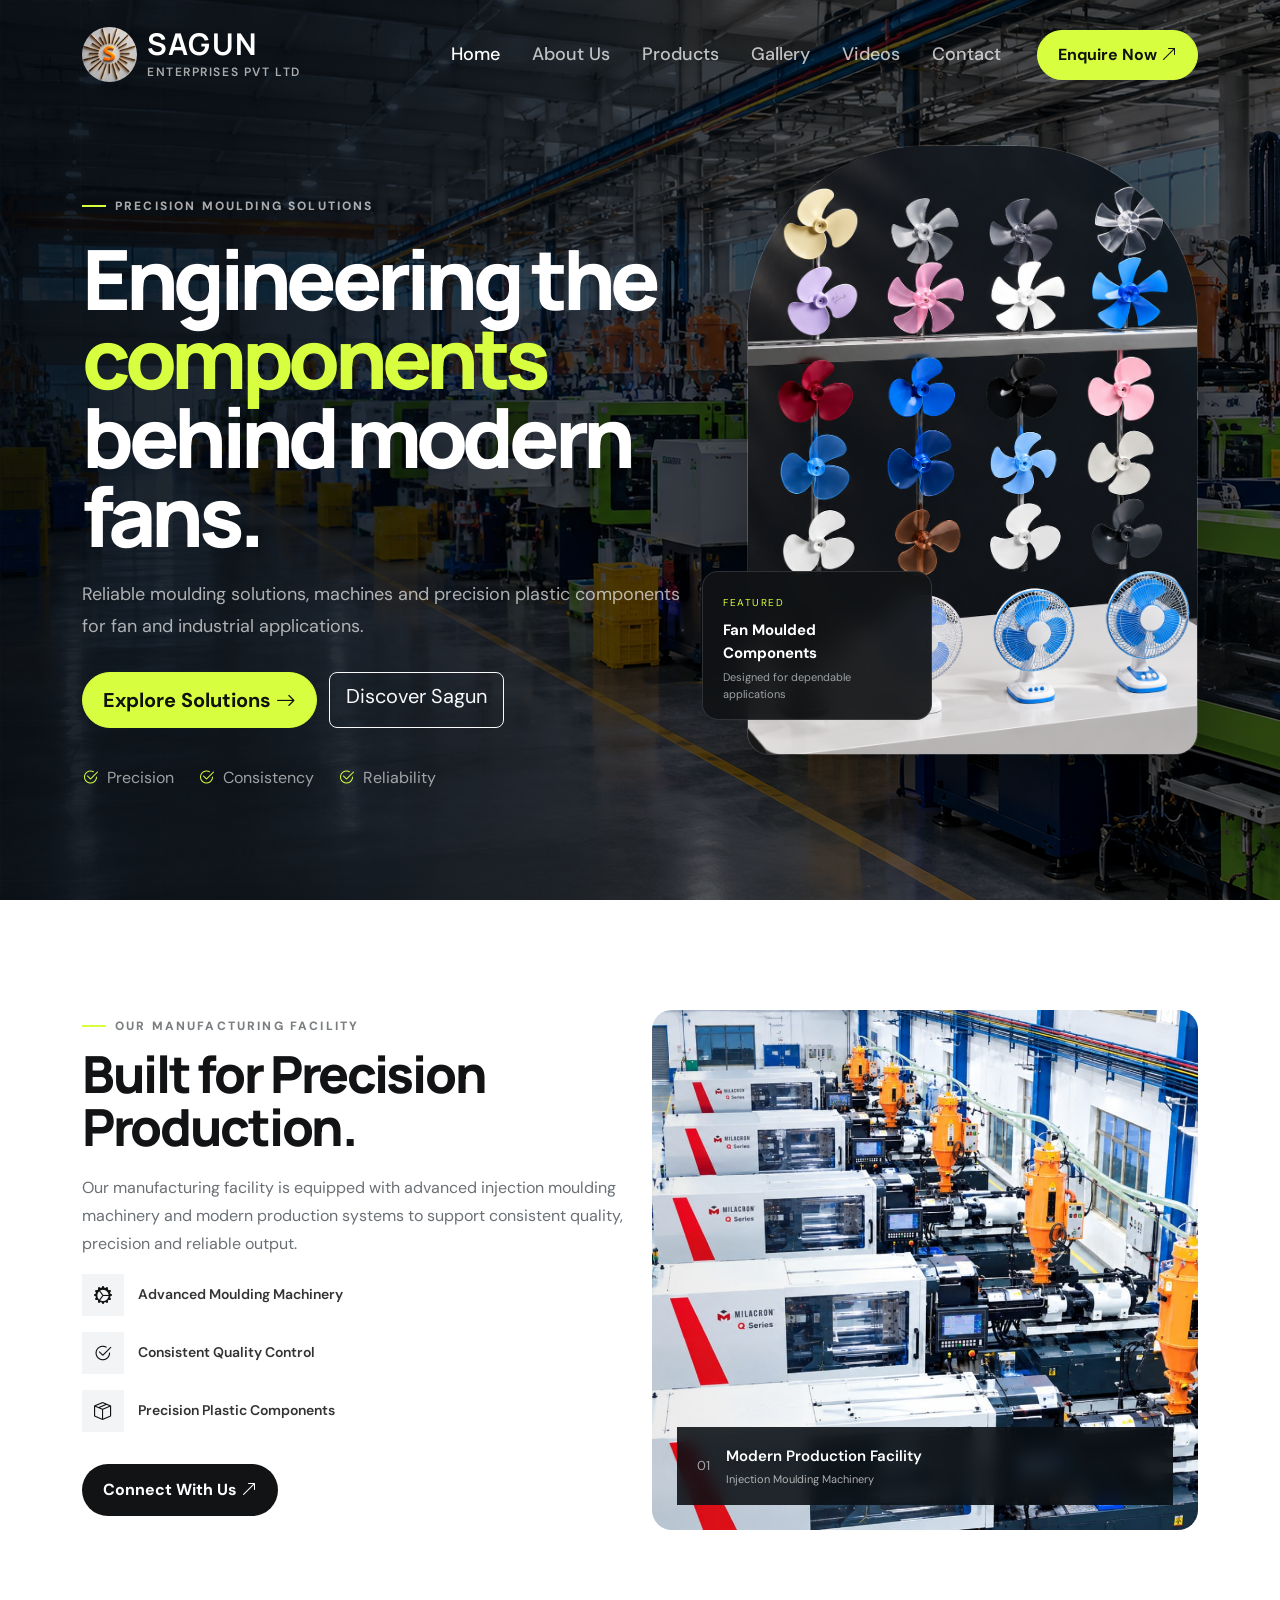
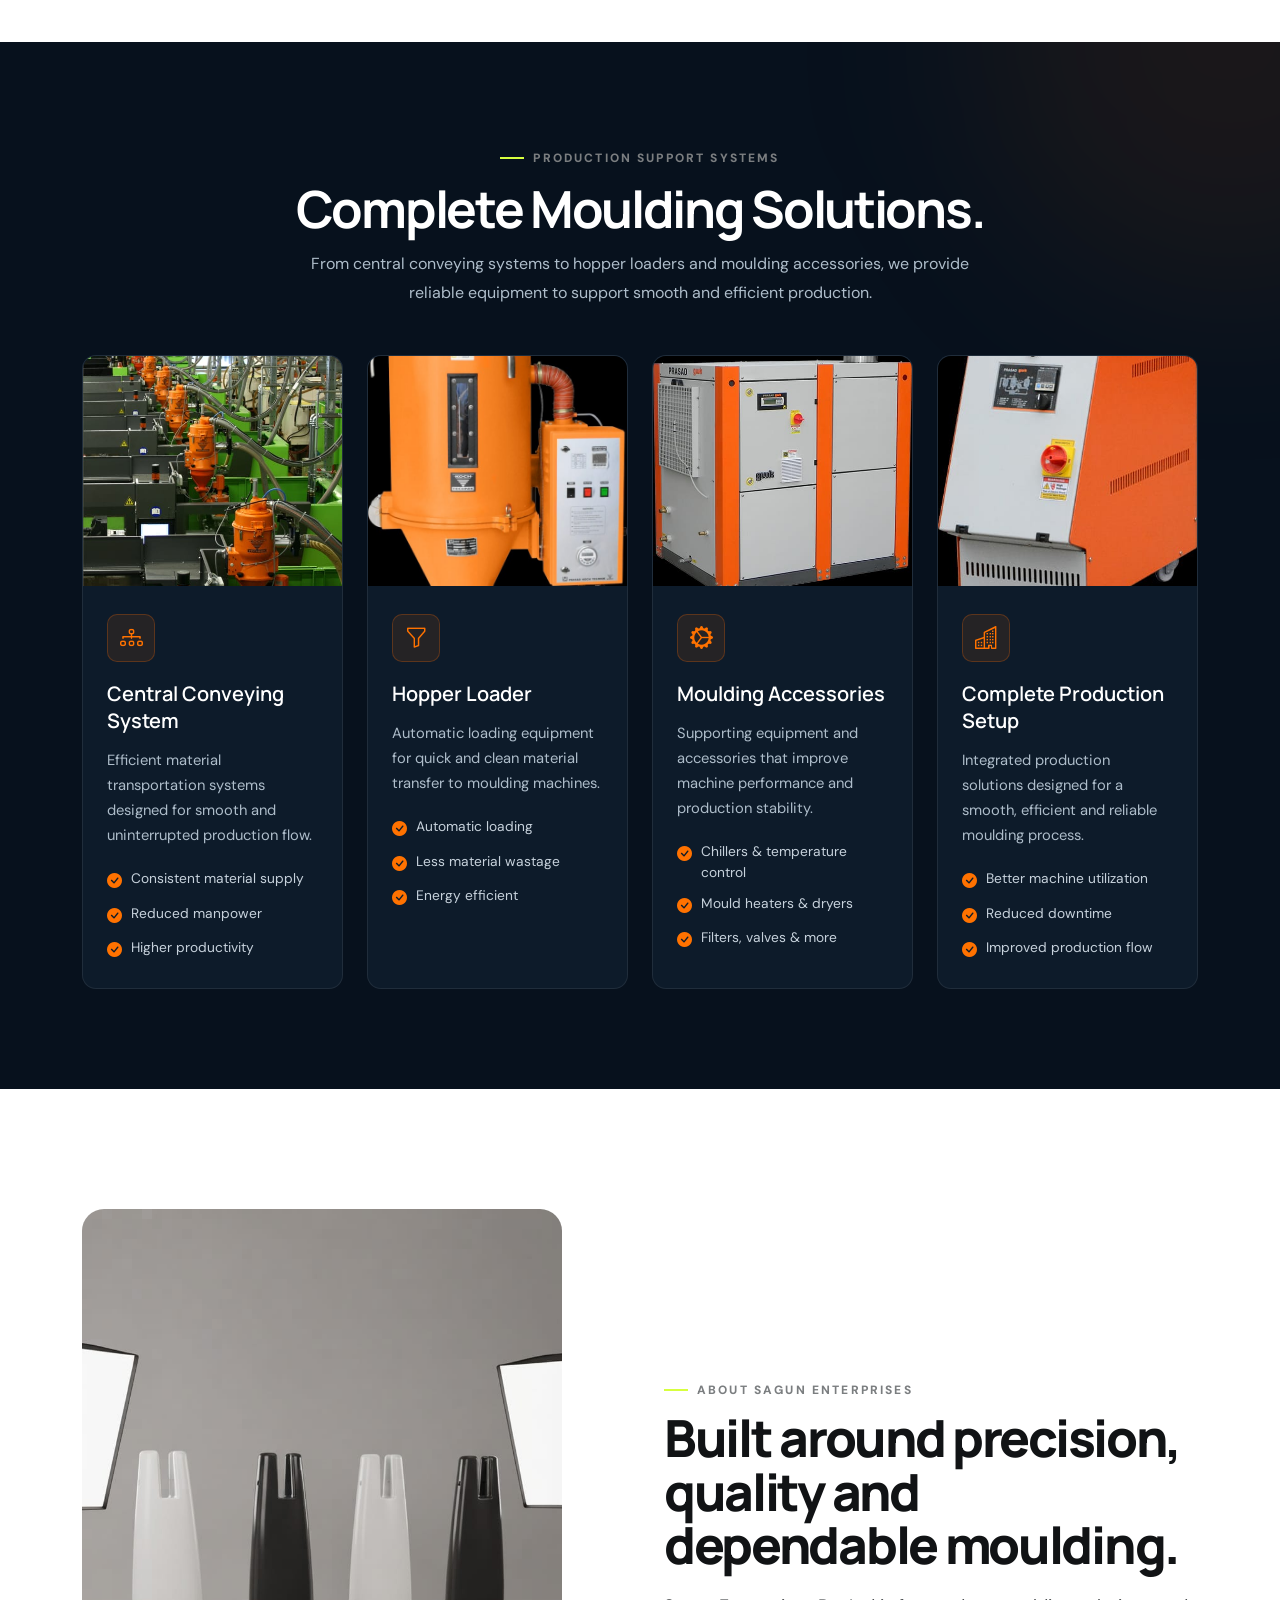
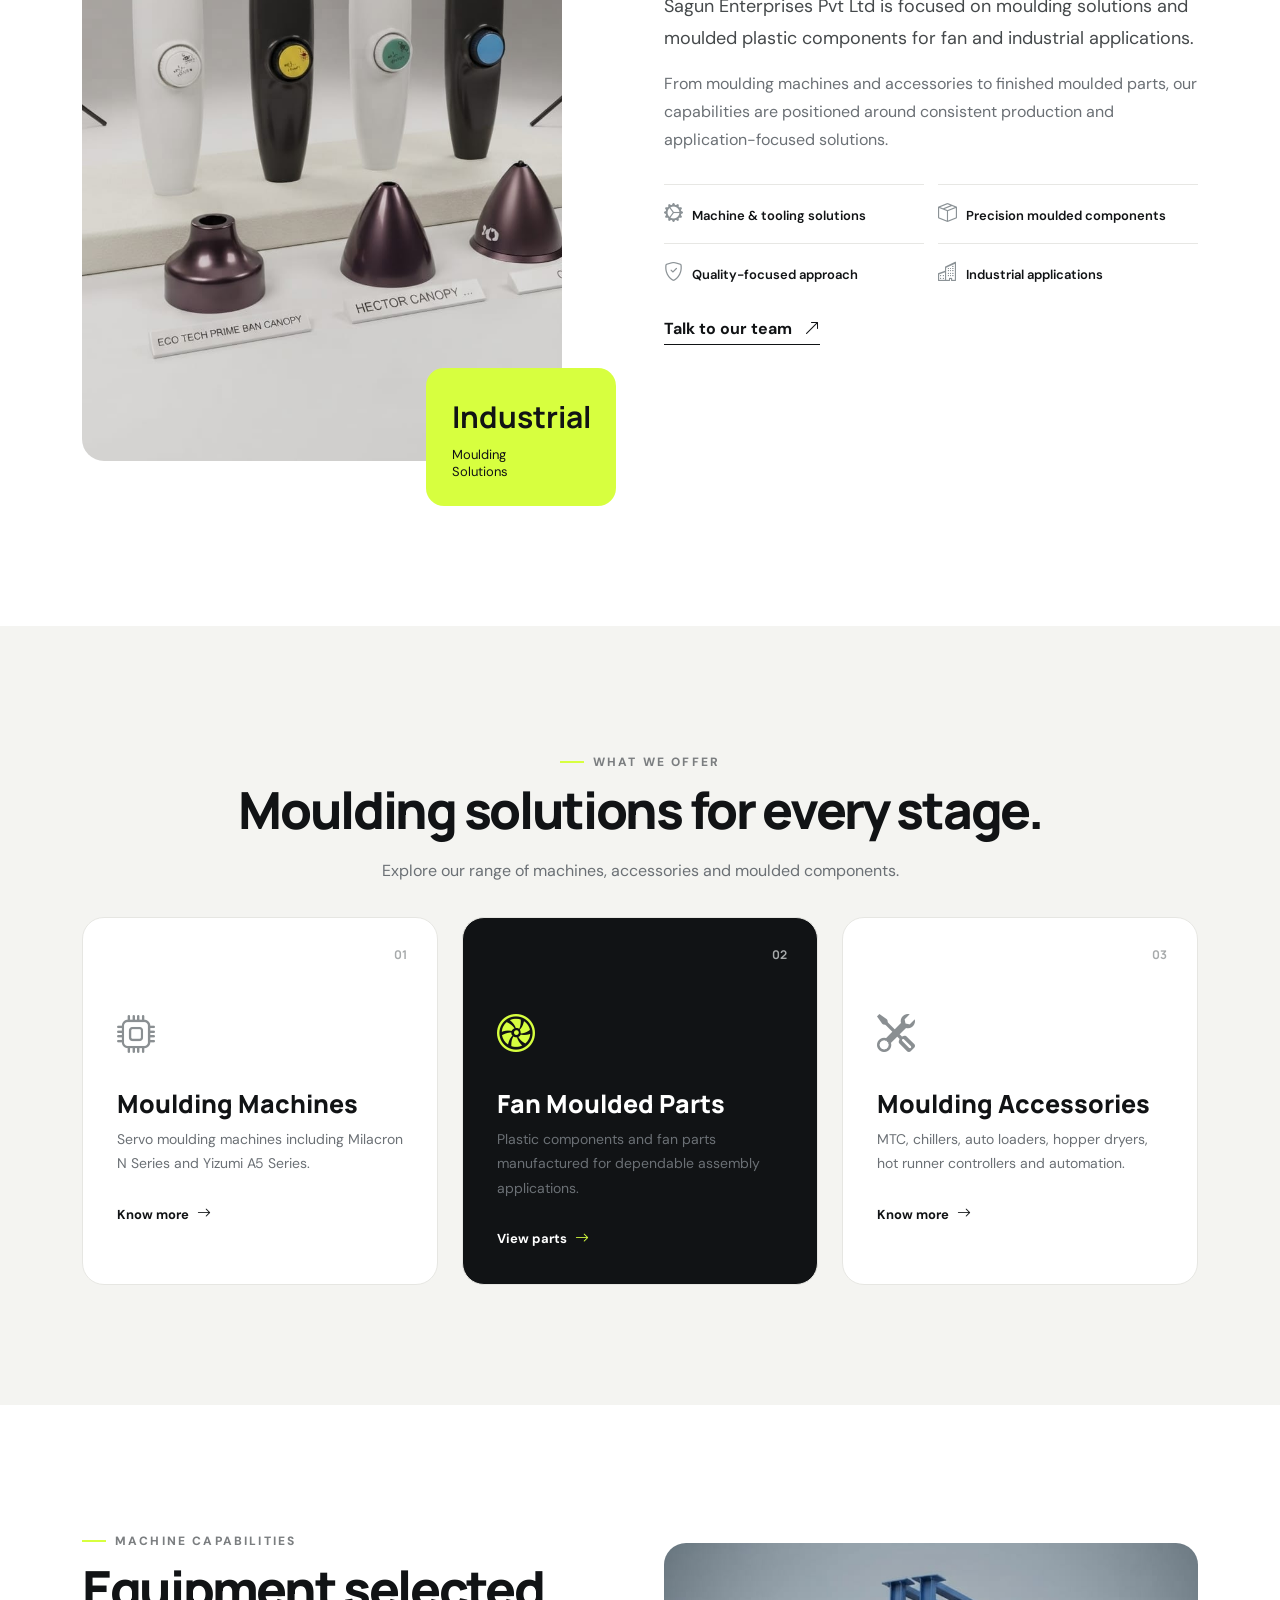
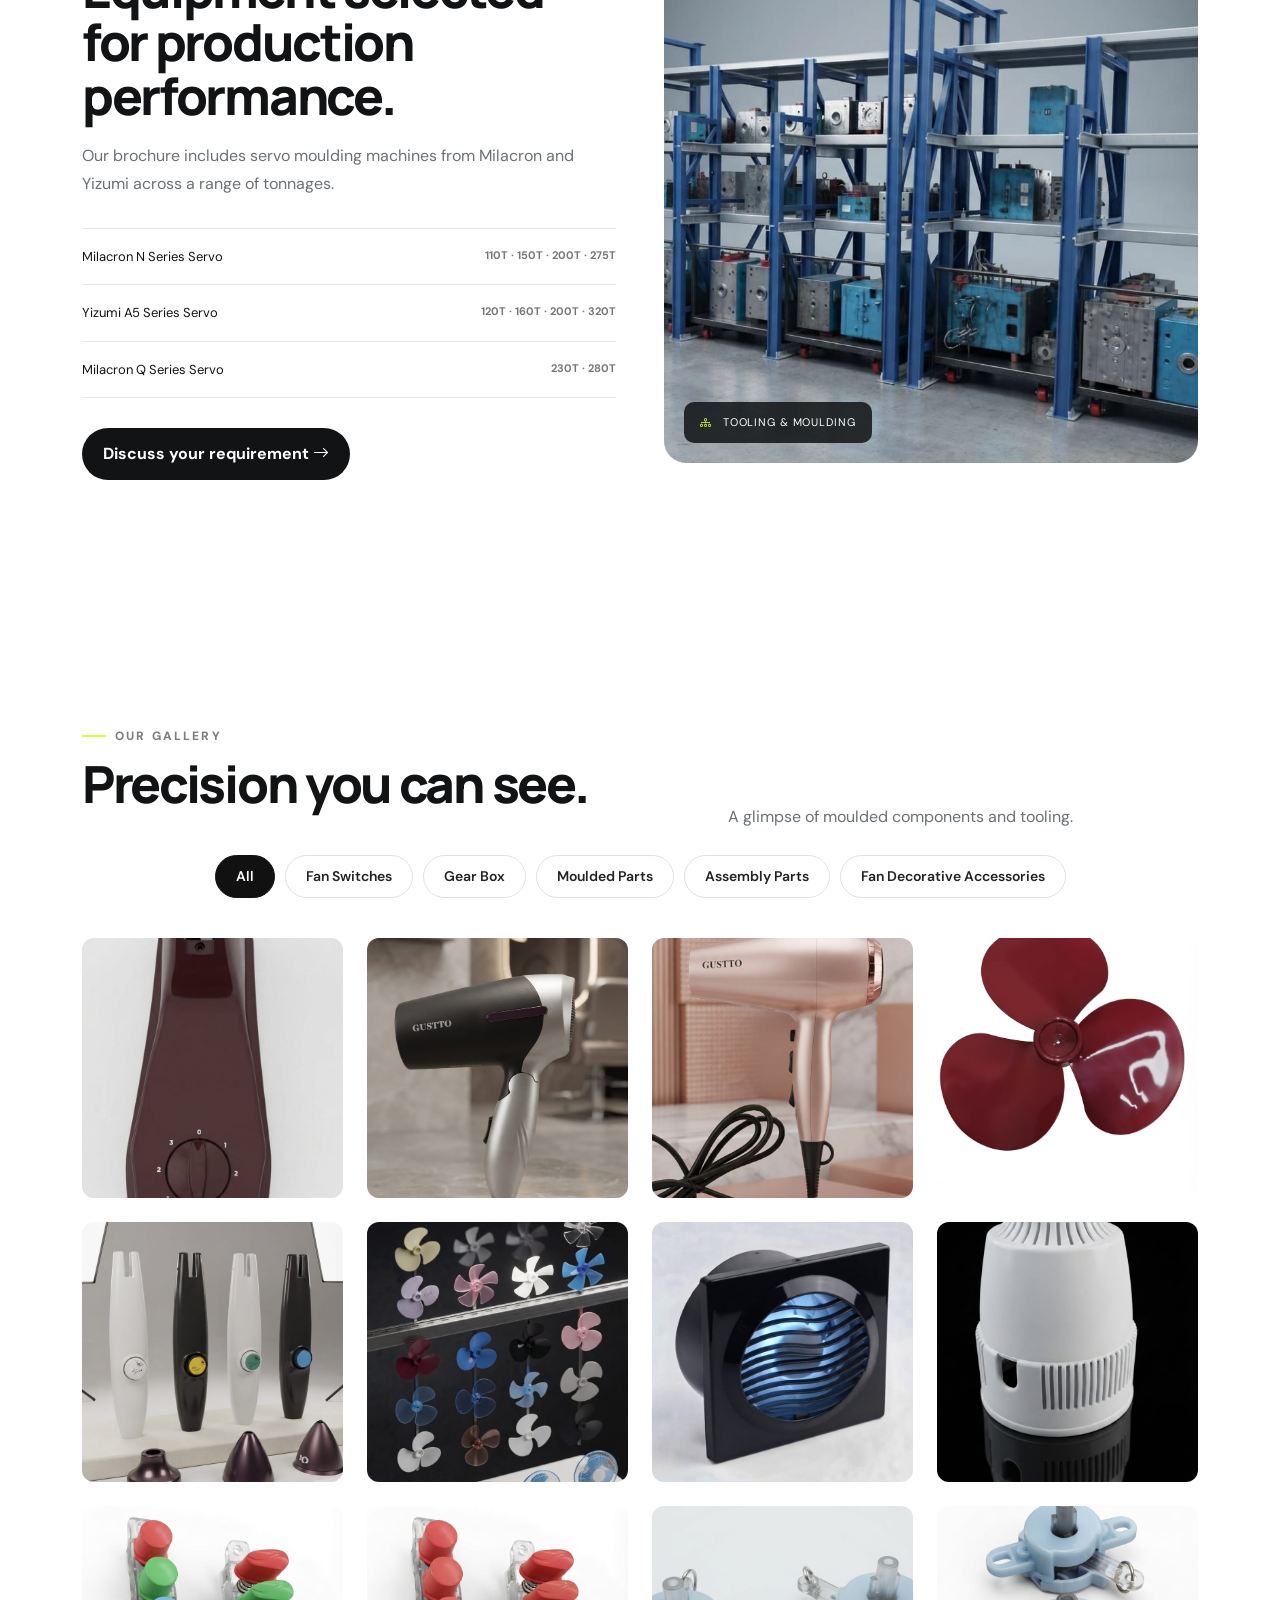
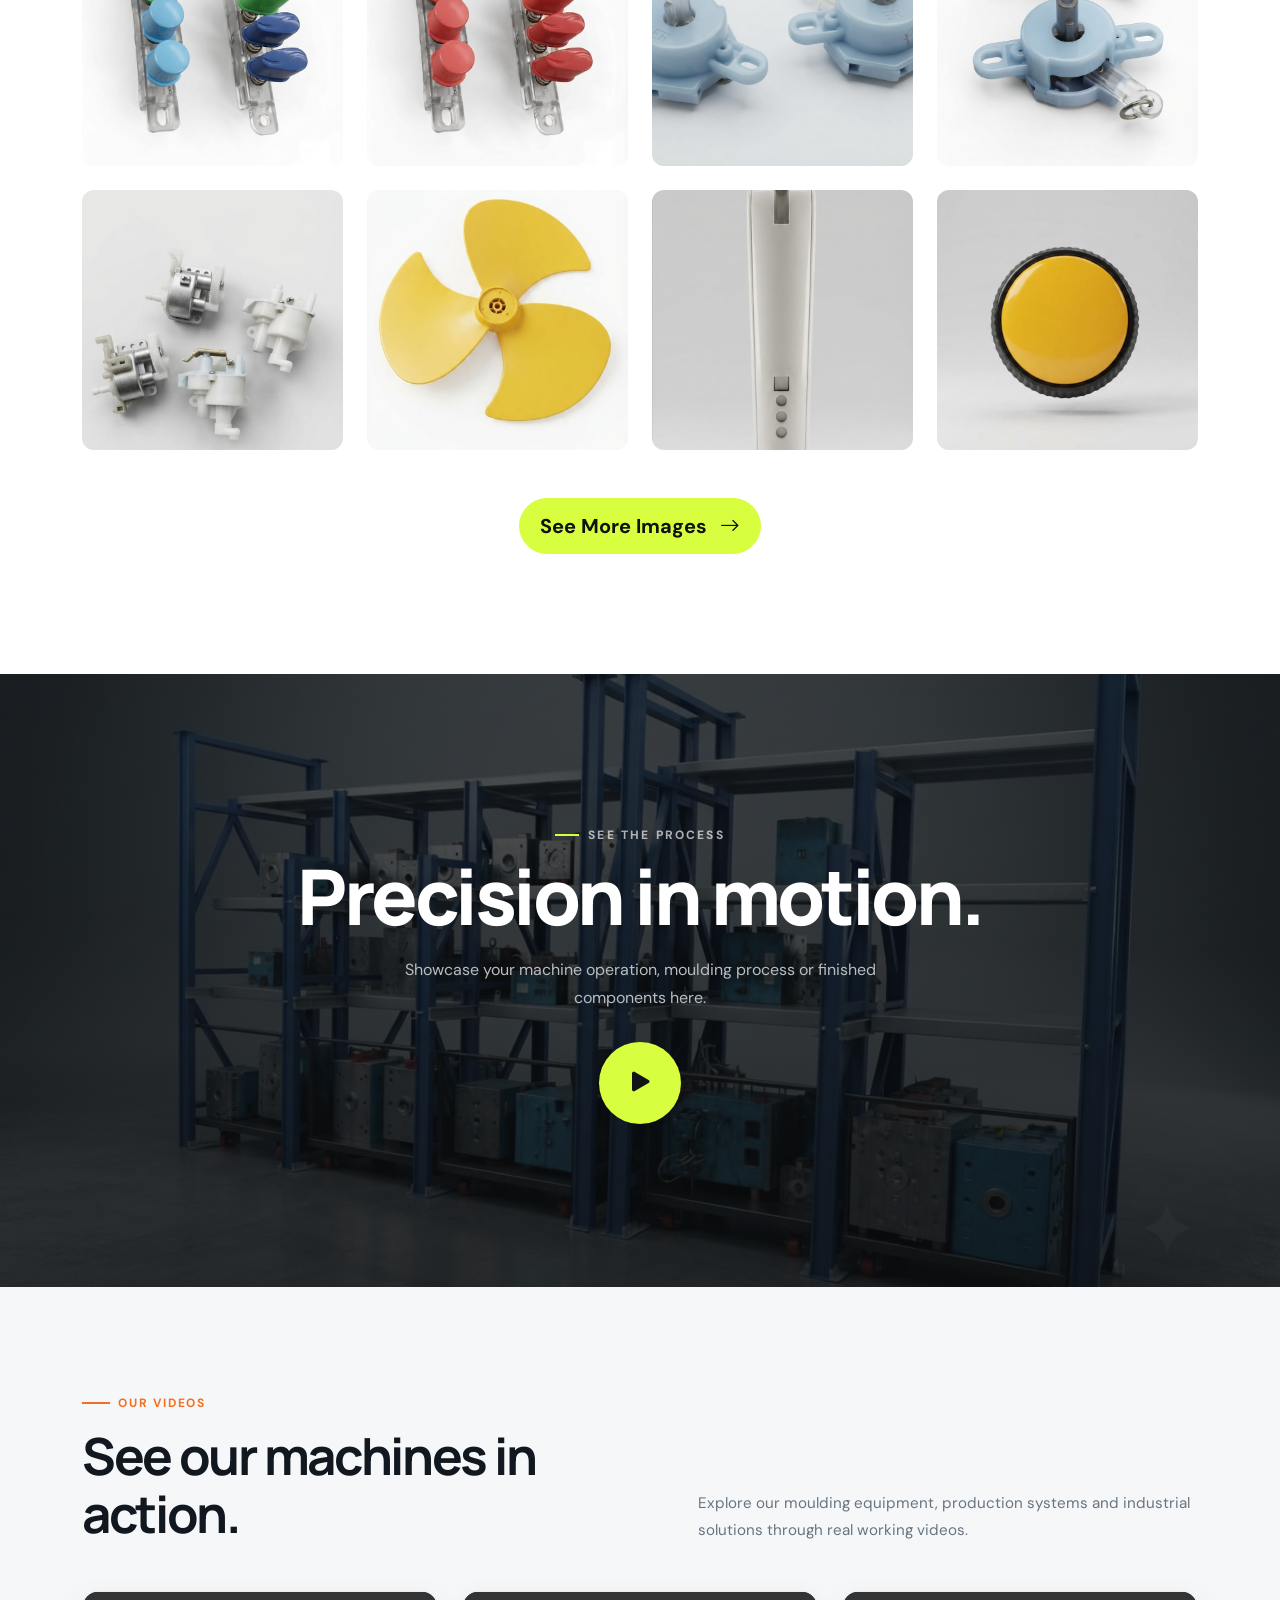
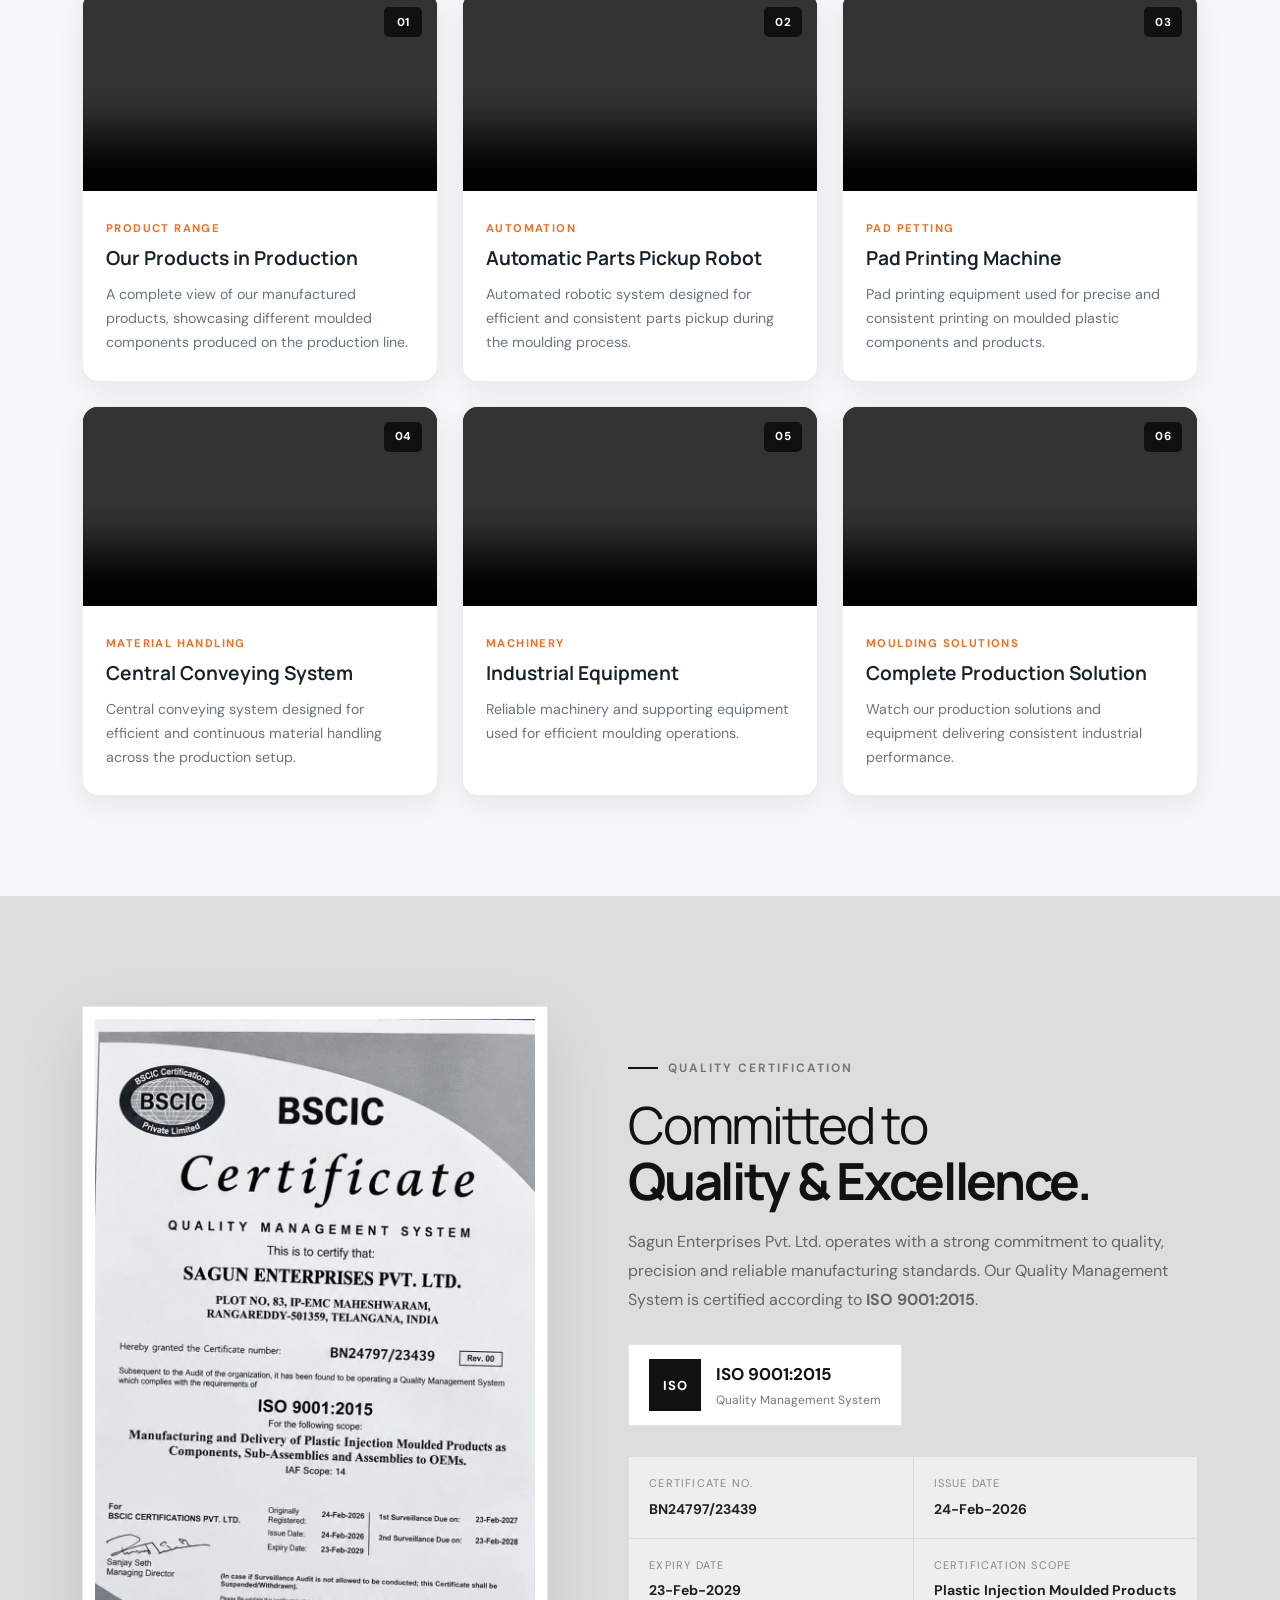
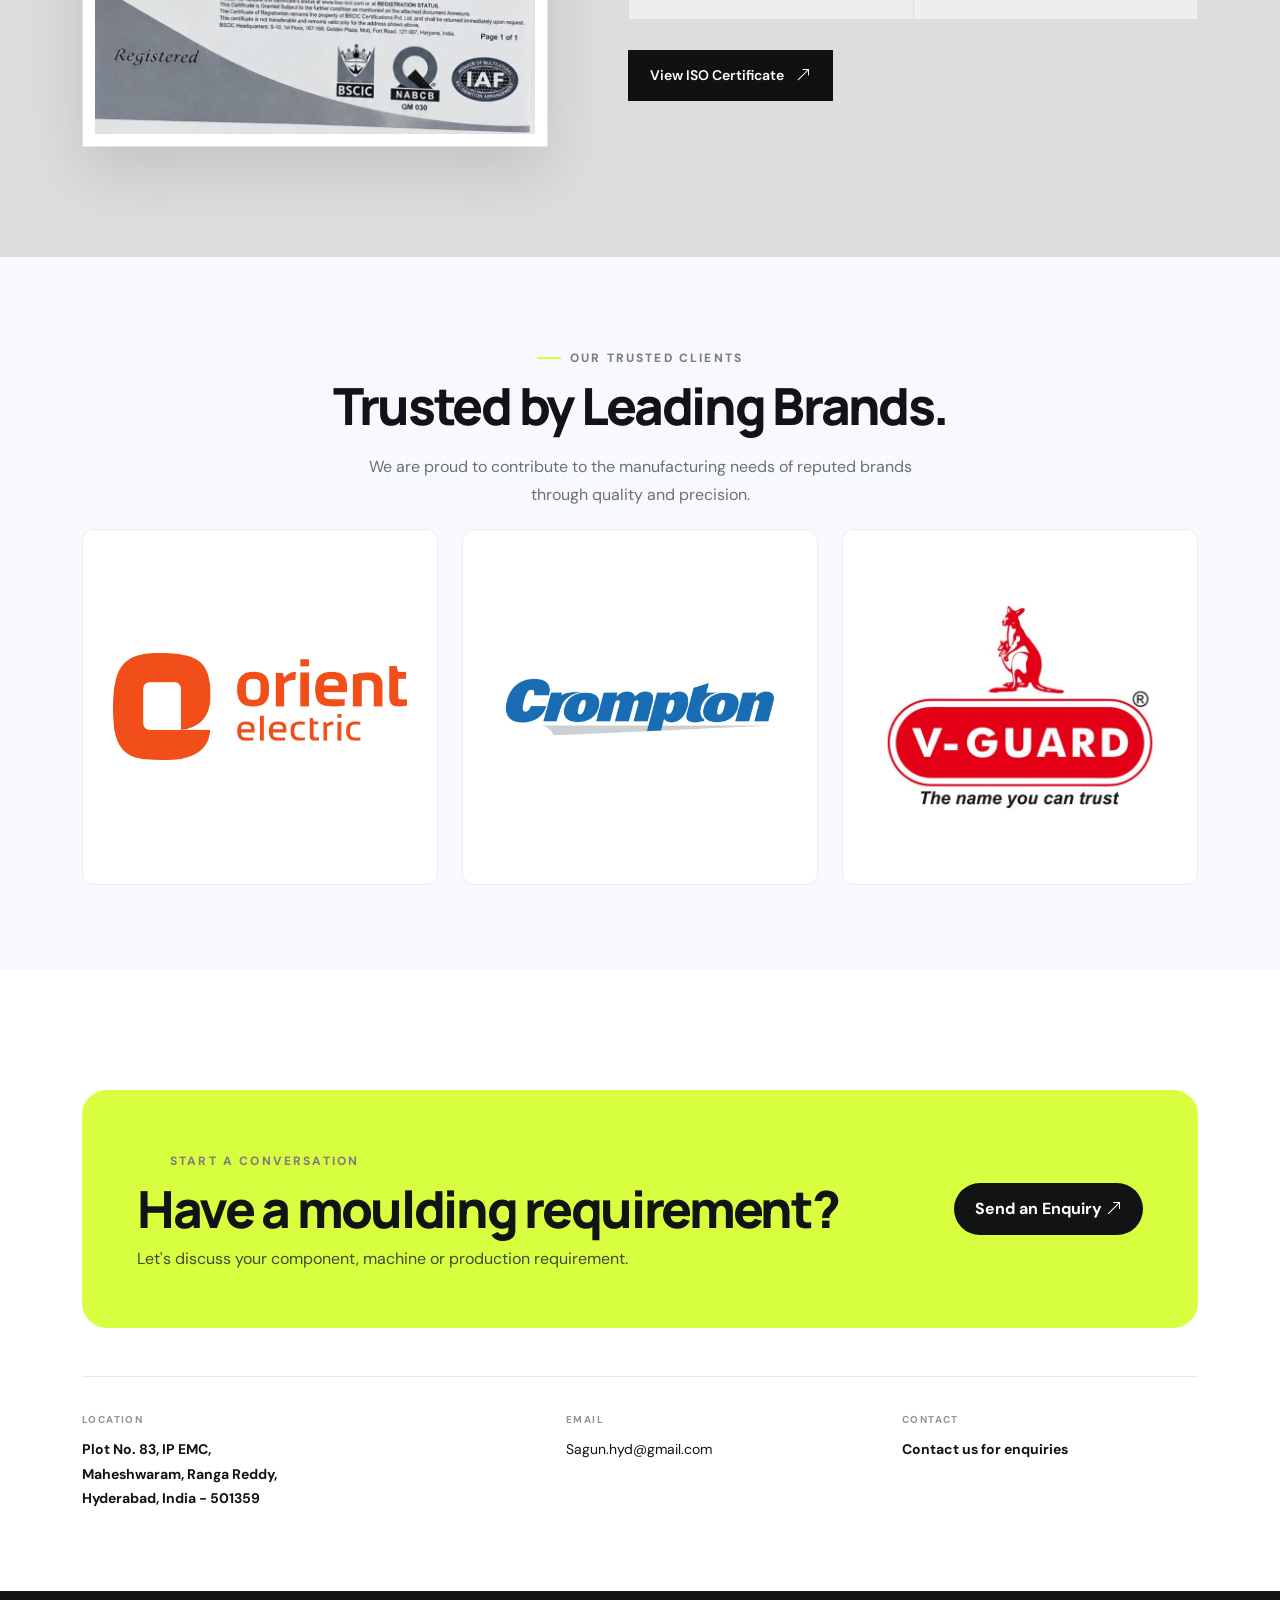
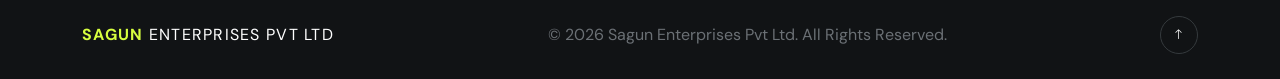
<file: index.html>
<!DOCTYPE html>
<html lang="en">

<head>
  <meta charset="UTF-8">
  <meta name="viewport" content="width=device-width, initial-scale=1.0">
  <meta name="description"
    content="Sagun Enterprises Pvt Ltd - Moulding machines, fan moulded components and industrial moulding solutions in Hyderabad.">
  <title>Sagun Enterprises Pvt Ltd | Moulding Solutions</title>

  <link rel="preconnect" href="https://fonts.googleapis.com">
  <link rel="preconnect" href="https://fonts.gstatic.com" crossorigin>
  <link
    href="https://fonts.googleapis.com/css2?family=DM+Sans:wght@400;500;600;700&family=Manrope:wght@500;600;700;800&display=swap"
    rel="stylesheet">

  <link href="https://cdn.jsdelivr.net/npm/bootstrap@5.3.3/dist/css/bootstrap.min.css" rel="stylesheet">
  <link href="https://cdn.jsdelivr.net/npm/bootstrap-icons@1.11.3/font/bootstrap-icons.min.css" rel="stylesheet">
  <link href="https://unpkg.com/aos@2.3.4/dist/aos.css" rel="stylesheet">
  <link rel="stylesheet" href="https://cdn.jsdelivr.net/npm/@fancyapps/ui@5.0/dist/fancybox/fancybox.css">

  <link rel="stylesheet" href="css/style.css">
</head>

<body>
  <!-- Header -->
  <header class="site-header">
    <nav class="navbar navbar-expand-lg navbar-dark">
      <div class="container">
        <a class="navbar-brand" href="#home">
          <!-- <span class="brand-mark">SE</span> -->
          <img class="brand-mark" src="assets/images/logo_shagun.jpeg" alt="" srcset="">
          <span>
            <strong>SAGUN</strong>
            <small>ENTERPRISES PVT LTD</small>
          </span>
        </a>

        <button class="navbar-toggler" type="button" data-bs-toggle="collapse" data-bs-target="#mainNav"
          aria-controls="mainNav" aria-expanded="false" aria-label="Toggle navigation">
          <span class="navbar-toggler-icon"></span>
        </button>

        <div class="collapse navbar-collapse" id="mainNav">
          <ul class="navbar-nav ms-auto align-items-lg-center gap-lg-2">
            <li class="nav-item"><a class="nav-link active" href="#home">Home</a></li>
            <li class="nav-item"><a class="nav-link" href="#about">About Us</a></li>
            <li class="nav-item"><a class="nav-link" href="#products">Products</a></li>
            <li class="nav-item"><a class="nav-link" href="#gallery">Gallery</a></li>
            <li class="nav-item"><a class="nav-link" href="#videos">Videos</a></li>
            <li class="nav-item"><a class="nav-link" href="#contact">Contact</a></li>
          </ul>
          <a href="#contact" class="btn btn-accent ms-lg-4">Enquire Now <i class="bi bi-arrow-up-right"></i></a>
        </div>
      </div>
    </nav>
  </header>

  <main>
    <!-- Hero -->
    <section class="hero" id="home">
      <div class="hero-grid"></div>
      <div class="container position-relative">
        <div class="row align-items-center min-vh-100 py-5">
          <div class="col-lg-7">
            <div class="hero-copy" data-aos="fade-up">
              <span class="eyebrow"><span></span> PRECISION MOULDING SOLUTIONS</span>
              <h1>Engineering the <em>components</em> behind modern fans.</h1>
              <p class="hero-text">
                Reliable moulding solutions, machines and precision plastic components
                for fan and industrial applications.
              </p>
              <div class="hero-actions">
                <a href="#products" class="btn btn-accent btn-lg">Explore Solutions <i
                    class="bi bi-arrow-right"></i></a>
                <a href="#about" class="btn btn-outline-light btn-lg">Discover Sagun</a>
              </div>

              <div class="hero-points">
                <span><i class="bi bi-check2-circle"></i> Precision</span>
                <span><i class="bi bi-check2-circle"></i> Consistency</span>
                <span><i class="bi bi-check2-circle"></i> Reliability</span>
              </div>
            </div>
          </div>

          <div class="col-lg-5 d-none d-lg-block">
            <div class="hero-product" data-aos="zoom-in" data-aos-delay="150">
              <div class="hero-image-frame">
                <img src="assets/images/sagun28.png" alt="Moulded fan component">
              </div>
              <div class="hero-float-card">
                <span>Featured</span>
                <strong>Fan Moulded Components</strong>
                <small>Designed for dependable applications</small>
              </div>
            </div>
          </div>
        </div>
      </div>
    </section>

    <!-- Manufacturing Facility -->
    <section class="sagun-facility-section" id="facility">
      <div class="container">
        <div class="row">
          <div class="col-lg-6">
            <div class="sagun-facility-content mb-3">

              <span class="sagun-facility-eyebrow eyebrow dark">
                <span></span> OUR MANUFACTURING FACILITY
              </span>

              <h2>
                Built for
                <strong>Precision Production.</strong>
              </h2>

              <p>
                Our manufacturing facility is equipped with advanced injection
                moulding machinery and modern production systems to support
                consistent quality, precision and reliable output.
              </p>

              <div class="sagun-facility-points">

                <div>
                  <i class="bi bi-gear-wide-connected"></i>
                  <span>Advanced Moulding Machinery</span>
                </div>

                <div>
                  <i class="bi bi-check2-circle"></i>
                  <span>Consistent Quality Control</span>
                </div>

                <div>
                  <i class="bi bi-box-seam"></i>
                  <span>Precision Plastic Components</span>
                </div>

              </div>

              <a href="#contact" class="btn btn-dark-custom">
                Connect With Us
                <i class="bi bi-arrow-up-right"></i>
              </a>

            </div>
          </div>
          <div class="col-lg-6">
            <div class="sagun-facility-image">

              <div class="sagun-facility-image-wrap">
                <img src="assets/images/sagun-all-machine.jpeg" alt="Sagun Enterprises Injection Moulding Machines">
              </div>

              <div class="sagun-facility-caption">
                <span>01</span>
                <div>
                  <strong>Modern Production Facility</strong>
                  <small>Injection Moulding Machinery</small>
                </div>
              </div>

            </div>
          </div>
        </div>
      </div>
    </section>

    <!-- Production Support Systems -->
    <section class="section production-section" id="production">

      <div class="container">

        <!-- Section Heading -->
        <div class="section-heading text-center" data-aos="fade-up">

          <span class="eyebrow dark">
            <span></span> PRODUCTION SUPPORT SYSTEMS
          </span>

          <h2>Complete Moulding Solutions.</h2>

          <p>
            From central conveying systems to hopper loaders and moulding
            accessories, we provide reliable equipment to support smooth
            and efficient production.
          </p>

        </div>


        <!-- Production Cards -->
        <div class="row g-4 mt-4">


          <!-- Central Conveying System -->
          <div class="col-12 col-md-6 col-lg-3" data-aos="fade-up">

            <div class="production-card">

              <div class="production-image">
                <img src="assets/images/sagun-machine-4.jpeg" alt="Central Conveying System">
              </div>

              <div class="production-content">

                <div class="production-icon">
                  <i class="bi bi-diagram-3"></i>
                </div>

                <h3>Central Conveying System</h3>

                <p>
                  Efficient material transportation systems designed
                  for smooth and uninterrupted production flow.
                </p>

                <ul>
                  <li>
                    <i class="bi bi-check-circle-fill"></i>
                    Consistent material supply
                  </li>

                  <li>
                    <i class="bi bi-check-circle-fill"></i>
                    Reduced manpower
                  </li>

                  <li>
                    <i class="bi bi-check-circle-fill"></i>
                    Higher productivity
                  </li>
                </ul>

              </div>

            </div>

          </div>


          <!-- Hopper Loader -->
          <div class="col-12 col-md-6 col-lg-3" data-aos="fade-up" data-aos-delay="100">

            <div class="production-card">

              <div class="production-image">
                <img src="assets/images/sagun-machine-1.jpeg" alt="Hopper Loader Machine">
              </div>

              <div class="production-content">

                <div class="production-icon">
                  <i class="bi bi-funnel"></i>
                </div>

                <h3>Hopper Loader</h3>

                <p>
                  Automatic loading equipment for quick and clean
                  material transfer to moulding machines.
                </p>

                <ul>
                  <li>
                    <i class="bi bi-check-circle-fill"></i>
                    Automatic loading
                  </li>

                  <li>
                    <i class="bi bi-check-circle-fill"></i>
                    Less material wastage
                  </li>

                  <li>
                    <i class="bi bi-check-circle-fill"></i>
                    Energy efficient
                  </li>
                </ul>

              </div>

            </div>

          </div>


          <!-- Moulding Accessories -->
          <div class="col-12 col-md-6 col-lg-3" data-aos="fade-up" data-aos-delay="200">

            <div class="production-card">

              <div class="production-image">
                <img src="assets/images/sagun-machine-2.jpeg" alt="Moulding Accessories">
              </div>

              <div class="production-content">

                <div class="production-icon">
                  <i class="bi bi-gear-wide-connected"></i>
                </div>

                <h3>Moulding Accessories</h3>

                <p>
                  Supporting equipment and accessories that improve
                  machine performance and production stability.
                </p>

                <ul>
                  <li>
                    <i class="bi bi-check-circle-fill"></i>
                    Chillers &amp; temperature control
                  </li>

                  <li>
                    <i class="bi bi-check-circle-fill"></i>
                    Mould heaters &amp; dryers
                  </li>

                  <li>
                    <i class="bi bi-check-circle-fill"></i>
                    Filters, valves &amp; more
                  </li>
                </ul>

              </div>

            </div>

          </div>


          <!-- Production Setup -->
          <div class="col-12 col-md-6 col-lg-3" data-aos="fade-up" data-aos-delay="300">

            <div class="production-card">

              <div class="production-image">
                <img src="assets/images/sagun-machine-3.jpeg" alt="Complete Moulding Production Setup">
              </div>

              <div class="production-content">

                <div class="production-icon">
                  <i class="bi bi-buildings"></i>
                </div>

                <h3>Complete Production Setup</h3>

                <p>
                  Integrated production solutions designed for a
                  smooth, efficient and reliable moulding process.
                </p>

                <ul>
                  <li>
                    <i class="bi bi-check-circle-fill"></i>
                    Better machine utilization
                  </li>

                  <li>
                    <i class="bi bi-check-circle-fill"></i>
                    Reduced downtime
                  </li>

                  <li>
                    <i class="bi bi-check-circle-fill"></i>
                    Improved production flow
                  </li>
                </ul>

              </div>

            </div>

          </div>

        </div>

      </div>

    </section>

    <!-- About -->
    <section class="section about-section" id="about">
      <div class="container">
        <div class="row align-items-center g-5">
          <div class="col-lg-6" data-aos="fade-right">
            <div class="image-stack">
              <img class="main-about-img" src="assets/images/sagun20.jpeg" alt="Moulded plastic component">
              <div class="experience-card">
                <strong>Industrial</strong>
                <span>Moulding<br>Solutions</span>
              </div>
            </div>
          </div>

          <div class="col-lg-6" data-aos="fade-left">
            <span class="eyebrow dark"><span></span> ABOUT SAGUN ENTERPRISES</span>
            <h2>Built around precision, quality and dependable moulding.</h2>
            <p class="lead-text">
              Sagun Enterprises Pvt Ltd is focused on moulding solutions and moulded
              plastic components for fan and industrial applications.
            </p>
            <p>
              From moulding machines and accessories to finished moulded parts,
              our capabilities are positioned around consistent production and
              application-focused solutions.
            </p>

            <div class="about-features">
              <div><i class="bi bi-gear-wide-connected"></i><span>Machine & tooling solutions</span></div>
              <div><i class="bi bi-box-seam"></i><span>Precision moulded components</span></div>
              <div><i class="bi bi-shield-check"></i><span>Quality-focused approach</span></div>
              <div><i class="bi bi-buildings"></i><span>Industrial applications</span></div>
            </div>

            <a href="#contact" class="text-link">Talk to our team <i class="bi bi-arrow-up-right"></i></a>
          </div>
        </div>
      </div>
    </section>

    <!-- Product categories -->
    <section class="section products-section" id="products">
      <div class="container">
        <div class="section-heading text-center" data-aos="fade-up">
          <span class="eyebrow dark"><span></span> WHAT WE OFFER</span>
          <h2>Moulding solutions for every stage.</h2>
          <p>Explore our range of machines, accessories and moulded components.</p>
        </div>

        <div class="row g-4 mt-2">
          <div class="col-md-6 col-xl-4" data-aos="fade-up">
            <article class="service-card">
              <div class="service-number">01</div>
              <i class="bi bi-cpu"></i>
              <h3>Moulding Machines</h3>
              <p>Servo moulding machines including Milacron N Series and Yizumi A5 Series.</p>
              <a href="#contact">Know more <i class="bi bi-arrow-right"></i></a>
            </article>
          </div>

          <div class="col-md-6 col-xl-4" data-aos="fade-up" data-aos-delay="100">
            <article class="service-card featured">
              <div class="service-number">02</div>
              <i class="bi bi-fan"></i>
              <h3>Fan Moulded Parts</h3>
              <p>Plastic components and fan parts manufactured for dependable assembly applications.</p>
              <a href="#gallery">View parts <i class="bi bi-arrow-right"></i></a>
            </article>
          </div>

          <div class="col-md-6 col-xl-4" data-aos="fade-up" data-aos-delay="200">
            <article class="service-card">
              <div class="service-number">03</div>
              <i class="bi bi-tools"></i>
              <h3>Moulding Accessories</h3>
              <p>MTC, chillers, auto loaders, hopper dryers, hot runner controllers and automation.</p>
              <a href="#contact">Know more <i class="bi bi-arrow-right"></i></a>
            </article>
          </div>
        </div>
      </div>
    </section>

    <!-- Featured parts -->
    <!-- Machines -->
    <section class="section machine-section">
      <div class="container">
        <div class="row align-items-center g-5">
          <div class="col-lg-6 order-lg-2" data-aos="fade-left">
            <div class="machine-image">
              <img src="assets/images/moulds-rack.jpg" alt="Moulds and tooling storage">
              <div class="image-label"><i class="bi bi-diagram-3"></i> TOOLING & MOULDING</div>
            </div>
          </div>

          <div class="col-lg-6 order-lg-1" data-aos="fade-right">
            <span class="eyebrow dark"><span></span> MACHINE CAPABILITIES</span>
            <h2>Equipment selected for production performance.</h2>
            <p>
              Our brochure includes servo moulding machines from Milacron and Yizumi
              across a range of tonnages.
            </p>

            <div class="machine-list">
              <div><span>Milacron N Series Servo</span><b>110T · 150T · 200T · 275T</b></div>
              <div><span>Yizumi A5 Series Servo</span><b>120T · 160T · 200T · 320T</b></div>
              <div><span>Milacron Q Series Servo</span><b>230T · 280T</b></div>
            </div>

            <a href="#contact" class="btn btn-dark-custom">Discuss your requirement <i
                class="bi bi-arrow-right"></i></a>
          </div>
        </div>
      </div>
    </section>
    <!-- Gallery -->
    <section class="section gallery-section" id="gallery">
      <div class="container">

        <!-- Gallery Heading -->
        <div class="section-heading" data-aos="fade-up">

          <span class="eyebrow dark">
            <span></span> OUR GALLERY
          </span>

          <div class="d-flex flex-column flex-lg-row justify-content-between align-items-lg-end gap-3">

            <h2>Precision you can see.</h2>

            <p class="mb-0">
              A glimpse of moulded components and tooling.
            </p>

          </div>

        </div>

        <!-- Gallery Tabs -->
        <div class="gallery-tabs mt-4" data-aos="fade-up">
          <button class="gallery-tab active" data-filter="all">
            All
          </button>
          <button class="gallery-tab" data-filter="switches">
            Fan Switches
          </button>
          <button class="gallery-tab" data-filter="gearbox">
            Gear Box
          </button>
          <button class="gallery-tab" data-filter="moulded">
            Moulded Parts
          </button>
          <button class="gallery-tab" data-filter="assembly">
            Assembly Parts
          </button>
          <button class="gallery-tab" data-filter="fandecorative">
            Fan Decorative Accessories
          </button>
        </div>
        <!-- Gallery Grid -->
        <div class="row g-4 mt-3" id="galleryGrid">


          <!-- =========================
           IMAGE 01 - FAN SWITCHES
      ========================== -->
          <div class="col-6 col-md-4 col-lg-3 gallery-image" data-category="all">

            <a data-fancybox="gallery" href="assets/images/fan-control.jpg">

              <div class="gallery-item">

                <img src="assets/images/fan-control.jpg" alt="Sagun Enterprises Fan Switches">

                <span>
                  <i class="bi bi-arrows-fullscreen"></i>
                </span>

              </div>

            </a>

          </div>
          <div class="col-6 col-md-4 col-lg-3 gallery-image" data-category="all">

            <a data-fancybox="gallery" href="assets/images/sagun12.jpeg">

              <div class="gallery-item">

                <img src="assets/images/sagun12.jpeg" alt="Sagun Enterprises Fan Switches">

                <span>
                  <i class="bi bi-arrows-fullscreen"></i>
                </span>

              </div>

            </a>

          </div>
          <div class="col-6 col-md-4 col-lg-3 gallery-image" data-category="all">

            <a data-fancybox="gallery" href="assets/images/fan-body.jpg">

              <div class="gallery-item">

                <img src="assets/images/fan-body.jpg" alt="Sagun Enterprises Fan Switches">

                <span>
                  <i class="bi bi-arrows-fullscreen"></i>
                </span>

              </div>

            </a>

          </div>
          <div class="col-6 col-md-4 col-lg-3 gallery-image" data-category="all">

            <a data-fancybox="gallery" href="assets/images/sagun18.jpeg">

              <div class="gallery-item">

                <img src="assets/images/sagun18.jpeg" alt="Sagun Enterprises Fan Switches">

                <span>
                  <i class="bi bi-arrows-fullscreen"></i>
                </span>

              </div>

            </a>

          </div>
          <div class="col-6 col-md-4 col-lg-3 gallery-image" data-category="all">

            <a data-fancybox="gallery" href="assets/images/fan-stands.jpg">

              <div class="gallery-item">

                <img src="assets/images/fan-stands.jpg" alt="Sagun Enterprises Fan Switches">

                <span>
                  <i class="bi bi-arrows-fullscreen"></i>
                </span>

              </div>

            </a>

          </div>
          <div class="col-6 col-md-4 col-lg-3 gallery-image" data-category="all">

            <a data-fancybox="gallery" href="assets/images/sagun25.jpeg">

              <div class="gallery-item">

                <img src="assets/images/sagun25.jpeg" alt="Sagun Enterprises Fan Switches">

                <span>
                  <i class="bi bi-arrows-fullscreen"></i>
                </span>

              </div>

            </a>

          </div>
          <div class="col-6 col-md-4 col-lg-3 gallery-image" data-category="all">

            <a data-fancybox="gallery" href="assets/images/sagun26.jpeg">

              <div class="gallery-item">

                <img src="assets/images/sagun26.jpeg" alt="Sagun Enterprises Fan Switches">

                <span>
                  <i class="bi bi-arrows-fullscreen"></i>
                </span>

              </div>

            </a>

          </div>
          <div class="col-6 col-md-4 col-lg-3 gallery-image" data-category="all">

            <a data-fancybox="gallery" href="assets/images/sagun28.jpeg">

              <div class="gallery-item">

                <img src="assets/images/sagun28.jpeg" alt="Sagun Enterprises Fan Switches">

                <span>
                  <i class="bi bi-arrows-fullscreen"></i>
                </span>

              </div>

            </a>

          </div>
          <div class="col-6 col-md-4 col-lg-3 gallery-image" data-category="switches">

            <a data-fancybox="gallery" href="assets/images/sagun1.jpeg">

              <div class="gallery-item">

                <img src="assets/images/sagun1.jpeg" alt="Sagun Enterprises Fan Switches">

                <span>
                  <i class="bi bi-arrows-fullscreen"></i>
                </span>

              </div>

            </a>

          </div>
          <div class="col-6 col-md-4 col-lg-3 gallery-image" data-category="switches">

            <a data-fancybox="gallery" href="assets/images/sagun2.jpeg">

              <div class="gallery-item">

                <img src="assets/images/sagun2.jpeg" alt="Sagun Enterprises Fan Switches">

                <span>
                  <i class="bi bi-arrows-fullscreen"></i>
                </span>

              </div>

            </a>

          </div>
          <div class="col-6 col-md-4 col-lg-3 gallery-image" data-category="switches">

            <a data-fancybox="gallery" href="assets/images/sagun3.jpeg">

              <div class="gallery-item">

                <img src="assets/images/sagun3.jpeg" alt="Sagun Enterprises Fan Switches">

                <span>
                  <i class="bi bi-arrows-fullscreen"></i>
                </span>

              </div>

            </a>

          </div>
          <div class="col-6 col-md-4 col-lg-3 gallery-image" data-category="switches">

            <a data-fancybox="gallery" href="assets/images/sagun4.jpeg">

              <div class="gallery-item">

                <img src="assets/images/sagun4.jpeg" alt="Sagun Enterprises Fan Switches">

                <span>
                  <i class="bi bi-arrows-fullscreen"></i>
                </span>

              </div>

            </a>

          </div>
          <div class="col-6 col-md-4 col-lg-3 gallery-image" data-category="gearbox">

            <a data-fancybox="gallery" href="assets/images/sagun-1.jpeg">

              <div class="gallery-item">

                <img src="assets/images/sagun-1.jpeg" alt="Sagun Enterprises Gear Box">

                <span>
                  <i class="bi bi-arrows-fullscreen"></i>
                </span>

              </div>

            </a>

          </div>
          <div class="col-6 col-md-4 col-lg-3 gallery-image" data-category="moulded">

            <a data-fancybox="gallery" href="assets/images/fan-blade.jpg">

              <div class="gallery-item">

                <img src="assets/images/fan-blade.jpg" alt="Sagun Enterprises Moulded Parts">

                <span>
                  <i class="bi bi-arrows-fullscreen"></i>
                </span>

              </div>

            </a>

          </div>
          <div class="col-6 col-md-4 col-lg-3 gallery-image" data-category="moulded">

            <a data-fancybox="gallery" href="assets/images/sagun24.jpeg">

              <div class="gallery-item">

                <img src="assets/images/sagun24.jpeg" alt="Sagun Enterprises Moulded Parts">

                <span>
                  <i class="bi bi-arrows-fullscreen"></i>
                </span>

              </div>

            </a>

          </div>
          <div class="col-6 col-md-4 col-lg-3 gallery-image" data-category="moulded">

            <a data-fancybox="gallery" href="assets/images/sagun27.jpeg">

              <div class="gallery-item">

                <img src="assets/images/sagun27.jpeg" alt="Sagun Enterprises Moulded Parts">

                <span>
                  <i class="bi bi-arrows-fullscreen"></i>
                </span>

              </div>

            </a>

          </div>
          <div class="col-6 col-md-4 col-lg-3 gallery-image" data-category="moulded">

            <a data-fancybox="gallery" href="assets/images/sagun21.jpeg">

              <div class="gallery-item">

                <img src="assets/images/sagun21.jpeg" alt="Sagun Enterprises Moulded Parts">

                <span>
                  <i class="bi bi-arrows-fullscreen"></i>
                </span>

              </div>

            </a>

          </div>
          <div class="col-6 col-md-4 col-lg-3 gallery-image" data-category="moulded">

            <a data-fancybox="gallery" href="assets/images/sagun-11.jpeg">

              <div class="gallery-item">

                <img src="assets/images/sagun-11.jpeg" alt="Sagun Enterprises Moulded Parts">

                <span>
                  <i class="bi bi-arrows-fullscreen"></i>
                </span>

              </div>

            </a>

          </div>
          <div class="col-6 col-md-4 col-lg-3 gallery-image" data-category="moulded">

            <a data-fancybox="gallery" href="assets/images/sagun(1).jpeg">

              <div class="gallery-item">

                <img src="assets/images/sagun(1).jpeg" alt="Sagun Enterprises Moulded Parts">

                <span>
                  <i class="bi bi-arrows-fullscreen"></i>
                </span>

              </div>

            </a>

          </div>
          <div class="col-6 col-md-4 col-lg-3 gallery-image" data-category="moulded">

            <a data-fancybox="gallery" href="assets/images/sagun28.jpeg">

              <div class="gallery-item">

                <img src="assets/images/sagun28.jpeg" alt="Sagun Enterprises Moulded Parts">

                <span>
                  <i class="bi bi-arrows-fullscreen"></i>
                </span>

              </div>

            </a>

          </div>
          <div class="col-6 col-md-4 col-lg-3 gallery-image" data-category="moulded">

            <a data-fancybox="gallery" href="assets/images/sagun(2).jpeg">

              <div class="gallery-item">

                <img src="assets/images/sagun(2).jpeg" alt="Sagun Enterprises Moulded Parts">

                <span>
                  <i class="bi bi-arrows-fullscreen"></i>
                </span>

              </div>

            </a>

          </div>
          <div class="col-6 col-md-4 col-lg-3 gallery-image" data-category="moulded">

            <a data-fancybox="gallery" href="assets/images/moulded-parts.jpg">

              <div class="gallery-item">

                <img src="assets/images/moulded-parts.jpg" alt="Sagun Enterprises Moulded Parts">

                <span>
                  <i class="bi bi-arrows-fullscreen"></i>
                </span>

              </div>

            </a>

          </div>
          <div class="col-6 col-md-4 col-lg-3 gallery-image" data-category="moulded">

            <a data-fancybox="gallery" href="assets/images/sagun(3).jpeg">

              <div class="gallery-item">

                <img src="assets/images/sagun(3).jpeg" alt="Sagun Enterprises Moulded Parts">

                <span>
                  <i class="bi bi-arrows-fullscreen"></i>
                </span>

              </div>

            </a>

          </div>
          <div class="col-6 col-md-4 col-lg-3 gallery-image" data-category="moulded">

            <a data-fancybox="gallery" href="assets/images/sagun11.jpeg">

              <div class="gallery-item">

                <img src="assets/images/sagun11.jpeg" alt="Sagun Enterprises Moulded Parts">

                <span>
                  <i class="bi bi-arrows-fullscreen"></i>
                </span>

              </div>

            </a>

          </div>
          <div class="col-6 col-md-4 col-lg-3 gallery-image" data-category="moulded">

            <a data-fancybox="gallery" href="assets/images/sagun13.jpeg">

              <div class="gallery-item">

                <img src="assets/images/sagun13.jpeg" alt="Sagun Enterprises Moulded Parts">

                <span>
                  <i class="bi bi-arrows-fullscreen"></i>
                </span>

              </div>

            </a>

          </div>
          <div class="col-6 col-md-4 col-lg-3 gallery-image extra-gallery" data-category="moulded">

            <a data-fancybox="gallery" href="assets/images/sagun19.jpeg">

              <div class="gallery-item">

                <img src="assets/images/sagun19.jpeg" alt="Sagun Enterprises Moulded Parts">

                <span>
                  <i class="bi bi-arrows-fullscreen"></i>
                </span>

              </div>

            </a>

          </div>
          <div class="col-6 col-md-4 col-lg-3 gallery-image extra-gallery" data-category="assembly">

            <a data-fancybox="gallery" href="assets/images/sagun8.jpeg">

              <div class="gallery-item">

                <img src="assets/images/sagun8.jpeg" alt="Sagun Enterprises Assembly Parts">

                <span>
                  <i class="bi bi-arrows-fullscreen"></i>
                </span>

              </div>

            </a>

          </div>
          <div class="col-6 col-md-4 col-lg-3 gallery-image extra-gallery" data-category="assembly">

            <a data-fancybox="gallery" href="assets/images/sagun(4).jpeg">

              <div class="gallery-item">

                <img src="assets/images/sagun(4).jpeg" alt="Sagun Enterprises Assembly Parts">

                <span>
                  <i class="bi bi-arrows-fullscreen"></i>
                </span>

              </div>

            </a>

          </div>
          <div class="col-6 col-md-4 col-lg-3 gallery-image extra-gallery" data-category="assembly">

            <a data-fancybox="gallery" href="assets/images/sagun(5).jpeg">

              <div class="gallery-item">

                <img src="assets/images/sagun(5).jpeg" alt="Sagun Enterprises Assembly Parts">

                <span>
                  <i class="bi bi-arrows-fullscreen"></i>
                </span>

              </div>

            </a>

          </div>
          <div class="col-6 col-md-4 col-lg-3 gallery-image extra-gallery" data-category="assembly">

            <a data-fancybox="gallery" href="assets/images/sagun(6).jpeg">

              <div class="gallery-item">

                <img src="assets/images/sagun(6).jpeg" alt="Sagun Enterprises Assembly Parts">

                <span>
                  <i class="bi bi-arrows-fullscreen"></i>
                </span>

              </div>

            </a>

          </div>
          <div class="col-6 col-md-4 col-lg-3 gallery-image extra-gallery" data-category="assembly">

            <a data-fancybox="gallery" href="assets/images/sagun(7).jpeg">

              <div class="gallery-item">

                <img src="assets/images/sagun(7).jpeg" alt="Sagun Enterprises Assembly Parts">

                <span>
                  <i class="bi bi-arrows-fullscreen"></i>
                </span>

              </div>

            </a>

          </div>
          <div class="col-6 col-md-4 col-lg-3 gallery-image" data-category="fandecorative">

            <a data-fancybox="gallery" href="assets/images/fandecor-1.jpeg">

              <div class="gallery-item">

                <img src="assets/images/fandecor-1.jpeg" alt="Sagun Enterprises Fan Switches">

                <span>
                  <i class="bi bi-arrows-fullscreen"></i>
                </span>

              </div>

            </a>

          </div>
          <div class="col-6 col-md-4 col-lg-3 gallery-image" data-category="fandecorative">

            <a data-fancybox="gallery" href="assets/images/fandecor-2.jpeg">

              <div class="gallery-item">

                <img src="assets/images/fandecor-2.jpeg" alt="Sagun Enterprises Fan Switches">

                <span>
                  <i class="bi bi-arrows-fullscreen"></i>
                </span>

              </div>

            </a>

          </div>
          <div class="col-6 col-md-4 col-lg-3 gallery-image" data-category="fandecorative">

            <a data-fancybox="gallery" href="assets/images/fandecor-3.jpeg">

              <div class="gallery-item">

                <img src="assets/images/fandecor-3.jpeg" alt="Sagun Enterprises Fan Switches">

                <span>
                  <i class="bi bi-arrows-fullscreen"></i>
                </span>

              </div>

            </a>

          </div>
        </div>
        <div class="text-center mt-5">

          <button type="button" class="btn btn-accent btn-lg" id="seeMoreGallery">
            See More Images
            <i class="bi bi-arrow-right ms-2"></i>
          </button>

        </div>
      </div>
    </section>

    <!-- Video -->
    <section class="video-section" id="videos">
      <div class="video-overlay"></div>
      <div class="container position-relative">
        <div class="row justify-content-center text-center">
          <div class="col-lg-8">
            <span class="eyebrow"><span></span> SEE THE PROCESS</span>
            <h2>Precision in motion.</h2>
            <p>Showcase your machine operation, moulding process or finished components here.</p>
            <a data-fancybox href="assets/video/automation.mp4" class="play-button" aria-label="Play video">
              <i class="bi bi-play-fill"></i>
            </a>
          </div>
        </div>
      </div>
    </section>

    <section class="section sagun-video-section" id="videos">
      <div class="container">
        <div class="sagun-video-heading">

          <span class="sagun-video-eyebrow">
            <span></span> OUR VIDEOS
          </span>

          <div class="sagun-video-heading-row">

            <h2>See our machines in action.</h2>

            <p>
              Explore our moulding equipment, production systems and
              industrial solutions through real working videos.
            </p>

          </div>

        </div>
        <div class="row g-4 mt-4">
          <!-- VIDEO 01 -->

          <div class="col-12 col-md-6 col-lg-4">

            <div class="sagun-video-card">

              <div class="sagun-video-media">

                <video controls preload="metadata" playsinline>
                  <source src="assets/video/production.mp4" type="video/mp4">
                  Your browser does not support the video tag.
                </video>

                <span class="sagun-video-number">01</span>

              </div>

              <div class="sagun-video-content">

                <span class="sagun-video-category">
                  PRODUCT RANGE
                </span>

                <h3>Our Products in Production</h3>

                <p>
                  A complete view of our manufactured products, showcasing
                  different moulded components produced on the production line.
                </p>

              </div>

            </div>

          </div>

          <!-- VIDEO 02 -->

          <div class="col-12 col-md-6 col-lg-4">

            <div class="sagun-video-card">

              <div class="sagun-video-media">

                <video controls preload="metadata" playsinline>
                  <source src="assets/video/automation.mp4" type="video/mp4">
                  Your browser does not support the video tag.
                </video>

                <span class="sagun-video-number">02</span>

              </div>

              <div class="sagun-video-content">

                <span class="sagun-video-category">
                  AUTOMATION
                </span>

                <h3>Automatic Parts Pickup Robot</h3>

                <p>
                  Automated robotic system designed for efficient and
                  consistent parts pickup during the moulding process.
                </p>

              </div>

            </div>

          </div>

          <!-- VIDEO 03 -->

          <div class="col-12 col-md-6 col-lg-4">

            <div class="sagun-video-card">

              <div class="sagun-video-media">

                <video controls preload="metadata" playsinline>
                  <source src="assets/video/industrial.mp4" type="video/mp4">
                  Your browser does not support the video tag.
                </video>

                <span class="sagun-video-number">03</span>

              </div>

              <div class="sagun-video-content">

                <span class="sagun-video-category">
                  PAD PETTING
                </span>

                <h3>Pad Printing Machine</h3>

                <p>
                  Pad printing equipment used for precise and consistent
                  printing on moulded plastic components and products.
                </p>

              </div>

            </div>

          </div>

          <!-- VIDEO 04 -->

          <div class="col-12 col-md-6 col-lg-4">

            <div class="sagun-video-card">

              <div class="sagun-video-media">

                <video controls preload="metadata" playsinline>
                  <source src="assets/video/central.mp4" type="video/mp4">
                  Your browser does not support the video tag.
                </video>

                <span class="sagun-video-number">04</span>

              </div>

              <div class="sagun-video-content">

                <span class="sagun-video-category">
                  MATERIAL HANDLING
                </span>

                <h3>Central Conveying System</h3>

                <p>
                  Central conveying system designed for efficient and
                  continuous material handling across the production setup.
                </p>

              </div>

            </div>

          </div>

          <!-- VIDEO 05 -->

          <div class="col-12 col-md-6 col-lg-4">

            <div class="sagun-video-card">

              <div class="sagun-video-media">

                <video controls preload="metadata" playsinline>
                  <source src="assets/video/pad-pating.mp4" type="video/mp4">
                  Your browser does not support the video tag.
                </video>

                <span class="sagun-video-number">05</span>

              </div>

              <div class="sagun-video-content">

                <span class="sagun-video-category">
                  MACHINERY
                </span>

                <h3>Industrial Equipment</h3>

                <p>
                  Reliable machinery and supporting equipment used
                  for efficient moulding operations.
                </p>

              </div>


            </div>

          </div>

          <!-- VIDEO 06 -->

          <div class="col-12 col-md-6 col-lg-4">

            <div class="sagun-video-card">

              <div class="sagun-video-media">

                <video controls preload="metadata" playsinline>
                  <source src="assets/video/products.mp4" type="video/mp4">
                  Your browser does not support the video tag.
                </video>

                <span class="sagun-video-number">06</span>

              </div>

              <div class="sagun-video-content">

                <span class="sagun-video-category">
                  MOULDING SOLUTIONS
                </span>

                <h3>Complete Production Solution</h3>

                <p>
                  Watch our production solutions and equipment
                  delivering consistent industrial performance.
                </p>

              </div>

            </div>

          </div>
        </div>
      </div>

    </section>

    <!-- ISO Certification Section -->
    <section class="sagun-iso-section" id="certification">
      <div class="container">
        <div class="sagun-iso-wrapper">

          <!-- Certificate Image -->
          <div class="sagun-iso-image">
            <a href="assets/images/sagun-iso.jpeg" data-fancybox="iso-certificate"
              data-caption="ISO 9001:2015 Certificate - Sagun Enterprises Pvt. Ltd.">
              <img src="assets/images/sagun-iso.jpeg" alt="Sagun Enterprises ISO 9001:2015 Certificate">
            </a>

            <div class="sagun-iso-view">
              <span>View Certificate</span>
              <i class="bi bi-arrows-fullscreen"></i>
            </div>
          </div>

          <!-- Certificate Content -->
          <div class="sagun-iso-content">

            <span class="sagun-iso-eyebrow">
              <span></span> QUALITY CERTIFICATION
            </span>

            <h2>
              Committed to
              <strong>Quality & Excellence.</strong>
            </h2>

            <p class="sagun-iso-description">
              Sagun Enterprises Pvt. Ltd. operates with a strong commitment to
              quality, precision and reliable manufacturing standards. Our
              Quality Management System is certified according to
              <strong>ISO 9001:2015</strong>.
            </p>

            <div class="sagun-iso-badge">
              <div class="sagun-iso-badge-icon">
                ISO
              </div>

              <div>
                <strong>ISO 9001:2015</strong>
                <span>Quality Management System</span>
              </div>
            </div>

            <div class="sagun-iso-details">

              <div class="sagun-iso-detail">
                <span>Certificate No.</span>
                <strong>BN24797/23439</strong>
              </div>

              <div class="sagun-iso-detail">
                <span>Issue Date</span>
                <strong>24-Feb-2026</strong>
              </div>

              <div class="sagun-iso-detail">
                <span>Expiry Date</span>
                <strong>23-Feb-2029</strong>
              </div>

              <div class="sagun-iso-detail">
                <span>Certification Scope</span>
                <strong>Plastic Injection Moulded Products</strong>
              </div>

            </div>

            <a href="assets/images/sagun-iso.jpeg" data-fancybox="iso-certificate"
              data-caption="ISO 9001:2015 Certificate - Sagun Enterprises Pvt. Ltd." class="sagun-iso-btn">
              View ISO Certificate
              <i class="bi bi-arrow-up-right"></i>
            </a>

          </div>

        </div>
      </div>
    </section>

    <!-- Trusted Clients Section -->
    <section class="sagun-clients-section" id="clients">
      <div class="container">
        <div class="section-heading text-center aos-init aos-animate" data-aos="fade-up">
          <span class="eyebrow dark"><span></span> OUR TRUSTED CLIENTS</span>
          <h2>Trusted by <strong>Leading Brands.</strong></h2>
          <p>We are proud to contribute to the manufacturing needs of reputed brands through quality and precision.</p>
        </div>

        <div class="sagun-clients-heading">
          <span class="sagun-clients-eyebrow"></span>
          <h2></h2>
          <p>

          </p>
        </div>

        <div class="sagun-clients-grid">

          <!-- Orient Electric -->
          <div class="sagun-client-card">
            <img src="assets/images/orient.jpg" alt="Orient Electric" loading="lazy">
          </div>

          <!-- Crompton -->
          <div class="sagun-client-card">
            <img src="assets/images/crompton.jpg" alt="Crompton" loading="lazy">
          </div>

          <!-- V-Guard -->
          <div class="sagun-client-card">
            <img src="assets/images/vguard.jpg" alt="V-Guard" loading="lazy">
          </div>

        </div>

      </div>
    </section>

    <!-- CTA / Contact -->
    <section class="section cta-section" id="contact">
      <div class="container">
        <div class="cta-box">
          <div>
            <span class="eyebrow dark"><span></span> START A CONVERSATION</span>
            <h2>Have a moulding requirement?</h2>
            <p>Let's discuss your component, machine or production requirement.</p>
          </div>
          <a href="mailto:Sagun.hyd@gmail.com" class="btn btn-dark-custom">Send an Enquiry <i
              class="bi bi-arrow-up-right"></i></a>
        </div>

        <div class="contact-info mt-5">
          <div>
            <span>LOCATION</span>
            <strong>Plot No. 83, IP EMC,<br>Maheshwaram, Ranga Reddy,<br>Hyderabad, India - 501359</strong>
          </div>
          <div>
            <span>EMAIL</span>
            <a href="mailto:Sagun.hyd@gmail.com">Sagun.hyd@gmail.com</a>
          </div>
          <div>
            <span>CONTACT</span>
            <strong>Contact us for enquiries</strong>
          </div>
        </div>
      </div>
    </section>
  </main>

  <footer class="footer">
    <div class="container d-flex flex-column flex-md-row justify-content-between align-items-center gap-3">
      <div class="footer-brand"><strong>SAGUN</strong> ENTERPRISES PVT LTD</div>
      <p class="mb-0 fs-6">© 2026 Sagun Enterprises Pvt Ltd. All Rights Reserved.</p>
      <a href="#home" class="back-top"><i class="bi bi-arrow-up"></i></a>
    </div>
  </footer>

  <script src="https://cdn.jsdelivr.net/npm/bootstrap@5.3.3/dist/js/bootstrap.bundle.min.js"></script>
  <script src="https://unpkg.com/aos@2.3.4/dist/aos.js"></script>
  <script src="https://cdn.jsdelivr.net/npm/@fancyapps/ui@5.0/dist/fancybox/fancybox.umd.js"></script>
  <script src="js/main.js"></script>
  <script>
    document.addEventListener("DOMContentLoaded", function () {

      const galleryImages = document.querySelectorAll(".gallery-image");
      const galleryTabs = document.querySelectorAll(".gallery-tab");
      const seeMoreBtn = document.getElementById("seeMoreGallery");


      /* ==========================================
         INITIAL STATE
         Sirf first 16 images page par show karo
         ========================================== */

      galleryImages.forEach((item, index) => {
        if (index >= 16) {
          item.style.display = "none";
        }
      });


      /* ==========================================
         FANCYBOX GROUP SETUP
         ========================================== */

      function setFancyboxGroup(category) {

        galleryImages.forEach(function (item) {

          const link = item.querySelector("a");

          if (!link) return;

          const itemCategory = item.getAttribute("data-category");

          if (category === "all") {

            // All images ek hi Fancybox gallery mein
            link.setAttribute("data-fancybox", "gallery");

          } else {

            if (itemCategory === category) {

              // Selected category ki images ek group mein
              link.setAttribute("data-fancybox", "gallery");

            } else {

              // Baaki images Fancybox group se remove
              link.removeAttribute("data-fancybox");

            }

          }

        });

      }


      /* ==========================================
         SEE MORE BUTTON
         ========================================== */

      seeMoreBtn.addEventListener("click", function () {

        // Current active tab
        const activeTab = document.querySelector(".gallery-tab.active");
        const filter = activeTab
          ? activeTab.getAttribute("data-filter")
          : "all";


        /* ------------------------------------------
           ALL TAB
           Existing behavior bilkul same
           ------------------------------------------ */

        if (filter === "all") {

          const remainingImages =
            document.querySelectorAll(".extra-gallery a");

          if (remainingImages.length > 0) {
            remainingImages[0].click();
          }

          return;
        }


        /* ------------------------------------------
           CATEGORY TABS
           Selected category ki first image open karo
           ------------------------------------------ */

        const categoryImages = Array.from(galleryImages).filter(function (item) {

          return item.getAttribute("data-category") === filter;

        });


        if (categoryImages.length > 0) {

          const firstImage = categoryImages[0].querySelector("a");

          if (firstImage) {
            firstImage.click();
          }

        }

      });


      /* ==========================================
         TAB FILTER
         ========================================== */

      galleryTabs.forEach(function (tab) {

        tab.addEventListener("click", function () {

          const filter = this.getAttribute("data-filter");


          /* Active tab */

          galleryTabs.forEach(function (item) {
            item.classList.remove("active");
          });

          this.classList.add("active");


          /* Images filter */

          galleryImages.forEach(function (item) {

            const category = item.getAttribute("data-category");

            if (filter === "all") {

              // All tab: first 16 visible
              const index = Array.from(galleryImages).indexOf(item);

              if (index < 16) {
                item.style.display = "";
              } else {
                item.style.display = "none";
              }

            } else {

              // Category tab: sirf selected category
              if (category === filter) {
                item.style.display = "";
              } else {
                item.style.display = "none";
              }

            }

          });


          /* Fancybox group update */

          setFancyboxGroup(filter);

        });

      });


      /* ==========================================
         DEFAULT
         ========================================== */

      setFancyboxGroup("all");

    });
  </script>
</body>

</html>
</file>
<file: css/style.css>
:root {
  --ink: #111315;
  --ink-2: #181b1e;
  --muted: #6b7075;
  --line: #e7e7e4;
  --soft: #f4f4f1;
  --accent: #d7ff3f;
  --white: #fff;
  --radius: 22px;
}

html,
body {
  overflow-x: hidden;
}

* {
  box-sizing: border-box;
}

html {
  scroll-behavior: smooth;
}

body {
  margin: 0;
  font-family: "DM Sans", sans-serif;
  color: var(--ink);
  background: #fff;
  overflow-x: hidden;
}

h1,
h2,
h3,
.navbar-brand {
  font-family: "Manrope", sans-serif;
}

h2 {
  font-size: clamp(2.2rem, 4vw, 4rem);
  line-height: 1.04;
  letter-spacing: -0.045em;
  font-weight: 800;
  margin: 12px 0 20px;
}

p {
  color: var(--muted);
  line-height: 1.75;
}

.site-header {
  position: absolute;
  top: 0;
  left: 0;
  right: 0;
  z-index: 1000;
}

.navbar {
  padding: 22px 0;
}

.navbar-brand {
  display: flex;
  align-items: center;
  gap: 10px;
  color: #fff !important;
  line-height: 1;
}

.navbar-brand strong {
  display: block;
  font-size: 30px;
  letter-spacing: .04em;
}

.navbar-brand small {
  display: block;
  font: 600 8px "DM Sans", sans-serif;
  letter-spacing: .13em;
  margin-top: 5px;
  opacity: .65;
  font-size: 12px;
}

.brand-mark {
  width: 55px;
  height: 55px;
  border-radius: 50%;
  display: grid;
}

.nav-link {
  color: rgba(255, 255, 255, .72) !important;
  font-size: 18px;
  font-weight: 500;
  padding: 10px 12px !important;
}

.nav-link:hover,
.nav-link.active {
  color: #fff !important;
}

.btn-accent {
  background: var(--accent);
  border: 1px solid var(--accent);
  color: #10120e;
  font-weight: 700;
  border-radius: 100px;
  padding: 12px 20px;
}

.btn-accent:hover {
  background: #e4ff77;
  border-color: #e4ff77;
  color: #10120e;
  transform: translateY(-2px);
}

.hero {
  min-height: 100vh;
  position: relative;
  color: #fff;
  background:
    radial-gradient(circle at 78% 45%, rgba(91, 108, 116, .28), transparent 34%),
    linear-gradient(115deg, #0d0f10 0%, #171b1e 60%, #101315 100%);
  overflow: hidden;
  background-image:
    linear-gradient(rgba(0, 0, 0, 0.65),
      rgba(0, 0, 0, 0.65)),
    url("../assets/images/sagun.png");

}

.hero-grid {
  position: absolute;
  inset: 0;
  opacity: .12;
  background-image:
    linear-gradient(rgba(255, 255, 255, .08) 1px, transparent 1px),
    linear-gradient(90deg, rgba(255, 255, 255, .08) 1px, transparent 1px);
  background-size: 80px 80px;
  mask-image: linear-gradient(to right, black, transparent 80%);
}

.hero-copy {
  padding-top: 80px;
}

.eyebrow {
  display: inline-flex;
  align-items: center;
  gap: 9px;
  font-size: 12px;
  font-weight: 800;
  letter-spacing: .18em;
  color: rgba(255, 255, 255, .65);
}

.eyebrow span {
  width: 24px;
  height: 2px;
  background: var(--accent);
  display: inline-block;
}

.eyebrow.dark {
  color: #7b7e80;
}

.hero h1 {
  max-width: 800px;
  font-size: clamp(3.3rem, 6.5vw, 6.8rem);
  line-height: .95;
  letter-spacing: -.065em;
  margin: 24px 0;
  font-weight: 800;
}

.hero h1 em {
  color: var(--accent);
  font-style: normal;
}

.hero-text {
  max-width: 600px;
  font-size: 18px;
  color: rgba(255, 255, 255, .66);
}

.hero-actions {
  display: flex;
  flex-wrap: wrap;
  gap: 12px;
  margin-top: 30px;
}

.hero-points {
  display: flex;
  flex-wrap: wrap;
  gap: 24px;
  margin-top: 38px;
  color: rgba(255, 255, 255, .6);
  font-size: 16px;
}

.hero-points i {
  color: var(--accent);
  margin-right: 5px;
}

.hero-product {
  position: relative;
}

.hero-image-frame {
  height: 610px;
  border-radius: 180px 180px 22px 22px;
  overflow: hidden;
  border: 1px solid rgba(255, 255, 255, .14);
  box-shadow: 0 30px 80px rgba(0, 0, 0, .4);
}

.hero-image-frame img {
  width: 100%;
  height: 100%;
  object-fit: cover;
}

.hero-float-card {
  position: absolute;
  left: -45px;
  bottom: 35px;
  background: rgba(17, 19, 21, .92);
  backdrop-filter: blur(12px);
  border: 1px solid rgba(255, 255, 255, .13);
  border-radius: 16px;
  padding: 17px 20px;
  width: 230px;
}

.hero-float-card span {
  color: var(--accent);
  font-size: 10px;
  text-transform: uppercase;
  letter-spacing: .15em;
}

.hero-float-card strong,
.hero-float-card small {
  display: block;
}

.hero-float-card strong {
  margin-top: 6px;
  font-size: 15px;
}

.hero-float-card small {
  color: #9da2a5;
  margin-top: 5px;
  font-size: 11px;
}


.section {
  padding: 120px 0;
}

.about-section {
  background: #fff;
}

.image-stack {
  position: relative;
  padding: 0 45px 45px 0;
}

.main-about-img {
  width: 100%;
  max-width: 480px;
  object-fit: contain;
  border-radius: var(--radius);
}

.experience-card {
  position: absolute;
  right: 0;
  bottom: 0;
  background: var(--accent);
  padding: 26px;
  width: 190px;
  border-radius: 18px;
}

.experience-card strong {
  display: block;
  font-size: 30px;
  font-family: "Manrope";
}

.experience-card span {
  display: block;
  margin-top: 8px;
  font-size: 13px;
  line-height: 1.3;
}

.lead-text {
  font-size: 18px;
  color: #45494b;
}

.about-features {
  display: grid;
  grid-template-columns: 1fr 1fr;
  gap: 14px;
  margin: 30px 0;
}

.about-features div {
  border-top: 1px solid var(--line);
  padding-top: 15px;
  font-size: 13px;
  font-weight: 600;
}

.about-features i {
  color: #8b9296;
  font-size: 19px;
  margin-right: 9px;
}

.text-link {
  color: var(--ink);
  font-weight: 700;
  text-decoration: none;
  border-bottom: 1px solid var(--ink);
  padding-bottom: 5px;
}

.text-link i {
  margin-left: 8px;
}

.products-section {
  background: var(--soft);
}

.section-heading p {
  max-width: 600px;
  margin: 0 auto;
}

.service-card {
  height: 100%;
  background: #fff;
  border: 1px solid #e6e6e2;
  border-radius: var(--radius);
  padding: 34px;
  position: relative;
  overflow: hidden;
  transition: .3s ease;
}

.service-card:hover {
  transform: translateY(-8px);
  box-shadow: 0 25px 60px rgba(0, 0, 0, .08);
}

.service-card.featured {
  background: var(--ink);
  color: #fff;
}

.service-card i {
  display: block;
  font-size: 38px;
  margin: 55px 0 25px;
  color: #8a8f92;
}

.service-card.featured i {
  color: var(--accent);
}

.service-card h3 {
  font-size: 25px;
  font-weight: 800;
}

.service-card p {
  font-size: 14px;
}

.service-card a {
  display: inline-block;
  margin-top: 12px;
  color: inherit;
  font-size: 13px;
  font-weight: 700;
  text-decoration: none;
}

.service-card a i {
  display: inline;
  font-size: 14px;
  margin: 0 0 0 5px;
  color: inherit;
}

.service-number {
  position: absolute;
  top: 28px;
  right: 30px;
  font: 700 12px "Manrope";
  color: #a7aaab;
}

.dark-section {
  background: var(--ink);
  color: #fff;
}

.dark-section h2 {
  max-width: 700px;
}

.dark-muted {
  color: #969c9f;
}

.product-showcase {
  height: 520px;
  position: relative;
  overflow: hidden;
  border-radius: var(--radius);
  background: #25292c;
}

.product-showcase img {
  width: 100%;
  height: 100%;
  object-fit: cover;
  transition: transform .7s ease;
}

.product-showcase:hover img {
  transform: scale(1.05);
}

.product-showcase:after {
  content: "";
  position: absolute;
  inset: 40% 0 0;
  background: linear-gradient(transparent, rgba(0, 0, 0, .85));
}

.product-caption {
  position: absolute;
  z-index: 2;
  bottom: 28px;
  left: 30px;
}

.product-caption span {
  font-size: 10px;
  color: var(--accent);
  letter-spacing: .15em;
  font-weight: 800;
}

.product-caption h3 {
  margin: 7px 0 0;
  font-size: 25px;
}

.materials-row {
  display: flex;
  flex-wrap: wrap;
  align-items: center;
  gap: 10px;
  margin-top: 35px;
  border-top: 1px solid rgba(255, 255, 255, .12);
  padding-top: 24px;
}

.materials-row span {
  font-size: 10px;
  letter-spacing: .13em;
  color: #8f9699;
  margin-right: 12px;
}

.materials-row strong {
  border: 1px solid rgba(255, 255, 255, .18);
  border-radius: 50px;
  padding: 8px 15px;
  font-size: 11px;
}

.machine-image {
  height: 520px;
  position: relative;
  border-radius: var(--radius);
  overflow: hidden;
}

.machine-image img {
  width: 100%;
  height: 100%;
  object-fit: cover;
}

.image-label {
  position: absolute;
  left: 20px;
  bottom: 20px;
  background: rgba(17, 19, 21, .85);
  color: #fff;
  padding: 12px 16px;
  border-radius: 10px;
  font-size: 11px;
  letter-spacing: .08em;
}

.image-label i {
  color: var(--accent);
  margin-right: 7px;
}

.machine-list {
  margin: 30px 0;
  border-top: 1px solid var(--line);
}

.machine-list div {
  display: flex;
  justify-content: space-between;
  gap: 20px;
  padding: 18px 0;
  border-bottom: 1px solid var(--line);
  font-size: 13px;
}

.machine-list b {
  font-size: 11px;
  color: #777;
}

.btn-dark-custom {
  background: var(--ink);
  color: #fff;
  border-radius: 100px;
  padding: 13px 20px;
  font-weight: 700;
}

.btn-dark-custom:hover {
  color: var(--accent);
  background-color: var(--ink);
}

.gallery-section {
  background: #fff;
}

.gallery-grid {
  display: grid;
  grid-template-columns: 1.1fr .9fr .9fr;
  grid-template-rows: 280px 280px;
  gap: 14px;
}


.gallery-item:hover>span {
  opacity: 1;
  transform: none;
}

.video-section {
  position: relative;
  padding: 145px 0;
  background:
    linear-gradient(rgba(10, 12, 13, .7), rgba(10, 12, 13, .82)),
    url("../assets/images/moulds-rack.jpg") center/cover;
  color: #fff;
  overflow: hidden;
}

.video-section h2 {
  font-size: clamp(3rem, 6vw, 6rem);
}

.video-section p {
  color: #b8bdc0;
  max-width: 550px;
  margin: 0 auto 30px;
}

.play-button {
  width: 82px;
  height: 82px;
  display: grid;
  place-items: center;
  margin: 25px auto 18px;
  border-radius: 50%;
  background: var(--accent);
  color: var(--ink);
  font-size: 35px;
  text-decoration: none;
  transition: .3s ease;
}

.play-button:hover {
  transform: scale(1.08);
  color: var(--ink);
}

.video-note {
  color: #747b7e;
  font-size: 10px;
}

.cta-section {
  padding-bottom: 80px;
}

.cta-box {
  background: var(--accent);
  border-radius: 25px;
  padding: 55px;
  display: flex;
  justify-content: space-between;
  align-items: center;
  gap: 30px;
}

.cta-box h2 {
  margin-bottom: 10px;
}

.cta-box p {
  color: #424b31;
  margin: 0;
}

.contact-info {
  display: grid;
  grid-template-columns: 1.5fr 1fr 1fr;
  gap: 40px;
  border-top: 1px solid var(--line);
  padding-top: 35px;
}

.contact-info span {
  display: block;
  color: #929699;
  font-size: 10px;
  letter-spacing: .14em;
  font-weight: 800;
  margin-bottom: 10px;
}

.contact-info strong,
.contact-info a {
  color: var(--ink);
  text-decoration: none;
  font-size: 14px;
  line-height: 1.7;
}

.footer {
  background: var(--ink);
  color: #8e9497;
  padding: 25px 0;
  font-size: 11px;
}

.footer-brand {
  color: #fff;
  letter-spacing: .08em;
  font-size: 16px;
}

.footer-brand strong {
  color: var(--accent);
}

.back-top {
  width: 38px;
  height: 38px;
  border: 1px solid #353a3d;
  border-radius: 50%;
  display: grid;
  place-items: center;
  color: #fff;
  text-decoration: none;
}

.site-header.scrolled {
  position: fixed;
  background: rgba(13, 15, 16, .94);
  backdrop-filter: blur(14px);
  box-shadow: 0 8px 30px rgba(0, 0, 0, .15);
}

.site-header.scrolled .navbar {
  padding-top: 12px;
  padding-bottom: 12px;
}

/* ================================
   GALLERY TABS
================================ */

.gallery-tabs {
  display: flex;
  align-items: center;
  justify-content: center;
  gap: 10px;
  flex-wrap: wrap;
}

.gallery-tab {
  border: 1px solid rgba(0, 0, 0, 0.12);
  background: transparent;
  color: #222;
  padding: 10px 20px;
  border-radius: 50px;
  font-size: 14px;
  font-weight: 600;
  cursor: pointer;
  transition: all 0.3s ease;
}

.gallery-tab:hover {
  background: #111;
  color: #fff;
  border-color: #111;
}

.gallery-tab.active {
  background: #111;
  color: #fff;
  border-color: #111;
}


/* ================================
   GALLERY ITEMS
================================ */

.gallery-image {
  transition: opacity 0.3s ease, transform 0.3s ease;
}

.gallery-image.hide-gallery {
  display: none !important;
}

.gallery-item {
  position: relative;
  overflow: hidden;
  border-radius: 12px;
  height: 260px;
  background: #f5f5f5;
}

.gallery-item img {
  width: 100%;
  height: 100%;
  object-fit: cover;
  display: block;
  transition: transform 0.5s ease;
}

.gallery-item:hover img {
  transform: scale(1.06);
}

.gallery-item>span {
  position: absolute;
  right: 14px;
  bottom: 14px;
  width: 38px;
  height: 38px;
  display: flex;
  align-items: center;
  justify-content: center;
  background: rgba(0, 0, 0, 0.7);
  color: #fff;
  border-radius: 50%;
  opacity: 0;
  transform: translateY(8px);
  transition: all 0.3s ease;
}

.gallery-item:hover>span {
  opacity: 1;
  transform: translateY(0);
}

/* =========================================
   PRODUCTION SUPPORT SYSTEMS
========================================= */

.production-section {
  position: relative;
  background: #07111d;
  padding: 100px 0;
  overflow: hidden;
}

.production-section::before {
  content: "";
  position: absolute;
  width: 500px;
  height: 500px;
  top: -250px;
  right: -200px;
  background: rgba(255, 107, 0, 0.08);
  border-radius: 50%;
  filter: blur(100px);
  pointer-events: none;
}

.production-section .container {
  position: relative;
  z-index: 2;
}


/* Heading */

.production-section .section-heading {
  max-width: 850px;
  margin: 0 auto;
}

.production-section .section-heading h2 {
  color: #ffffff;
  font-size: clamp(2rem, 4vw, 3.2rem);
  font-weight: 700;
  margin: 15px 0;
}

.production-section .section-heading p {
  max-width: 700px;
  margin: 0 auto;
  color: #aebdca;
  line-height: 1.8;
}


/* Cards */

.production-card {
  height: 100%;
  background: #0d1b2a;
  border: 1px solid rgba(255, 255, 255, 0.08);
  border-radius: 14px;
  overflow: hidden;
  transition: all 0.35s ease;
}

.production-card:hover {
  transform: translateY(-8px);
  border-color: rgba(255, 107, 0, 0.5);
  box-shadow: 0 20px 45px rgba(0, 0, 0, 0.35);
}


/* Image */

.production-image {
  width: 100%;
  height: 230px;
  overflow: hidden;
  background: #050b11;
}

.production-image img {
  width: 100%;
  height: 100%;
  object-fit: cover;
  display: block;
  transition: transform 0.5s ease;
}

.production-card:hover .production-image img {
  transform: scale(1.06);
}


/* Content */

.production-content {
  padding: 28px 24px 26px;
}


/* Icon */

.production-icon {
  width: 48px;
  height: 48px;
  display: flex;
  align-items: center;
  justify-content: center;
  background: rgba(255, 107, 0, 0.1);
  border: 1px solid rgba(255, 107, 0, 0.25);
  border-radius: 10px;
  margin-bottom: 18px;
}

.production-icon i {
  color: #ff7200;
  font-size: 23px;
}


/* Title */

.production-content h3 {
  color: #ffffff;
  font-size: 1.25rem;
  line-height: 1.35;
  font-weight: 600;
  margin-bottom: 14px;
}


/* Description */

.production-content p {
  color: #aebdca;
  font-size: 0.92rem;
  line-height: 1.7;
  margin-bottom: 20px;
}


/* List */

.production-content ul {
  list-style: none;
  padding: 0;
  margin: 0;
}

.production-content li {
  display: flex;
  align-items: flex-start;
  gap: 9px;
  color: #c7d2dc;
  font-size: 0.86rem;
  line-height: 1.5;
  margin-bottom: 10px;
}

.production-content li:last-child {
  margin-bottom: 0;
}

.production-content li i {
  color: #ff7200;
  font-size: 15px;
  margin-top: 2px;
  flex-shrink: 0;
}

/* =========================================
   SAGUN VIDEO SECTION
   All classes are uniquely prefixed
   ========================================= */

.sagun-video-section {
  position: relative;
  padding: 100px 0;
  background: #f5f7f9;
  overflow: hidden;
}

.sagun-video-section .container {
  position: relative;
  z-index: 2;
}


/* =========================================
   VIDEO HEADING
   ========================================= */

.sagun-video-heading {
  width: 100%;
  margin-bottom: 10px;
}

.sagun-video-eyebrow {
  display: inline-flex;
  align-items: center;
  gap: 8px;
  color: #f36f21;
  font-size: 0.75rem;
  font-weight: 700;
  letter-spacing: 1.8px;
}

.sagun-video-eyebrow>span {
  display: inline-block;
  width: 28px;
  height: 2px;
  background: #f36f21;
}

.sagun-video-heading-row {
  display: flex;
  justify-content: space-between;
  align-items: flex-end;
  gap: 40px;
  margin-top: 14px;
}

.sagun-video-heading-row h2 {
  margin: 0;
  color: #111820;
  font-size: clamp(2rem, 4vw, 3.2rem);
  font-weight: 700;
  line-height: 1.15;
}

.sagun-video-heading-row p {
  max-width: 500px;
  margin: 0;
  color: #687581;
  font-size: 0.95rem;
  line-height: 1.75;
}


/* =========================================
   VIDEO CARD
   ========================================= */

.sagun-video-card {
  position: relative;
  height: 100%;
  overflow: hidden;
  background: #ffffff;
  border: 1px solid rgba(17, 24, 32, 0.08);
  border-radius: 16px;
  box-shadow: 0 8px 28px rgba(15, 25, 35, 0.07);
  transition:
    transform 0.35s ease,
    box-shadow 0.35s ease,
    border-color 0.35s ease;
}

.sagun-video-card:hover {
  transform: translateY(-7px);
  border-color: rgba(243, 111, 33, 0.35);
  box-shadow: 0 18px 42px rgba(15, 25, 35, 0.13);
}


/* =========================================
   VIDEO MEDIA
   ========================================= */

.sagun-video-media {
  position: relative;
  width: 100%;
  aspect-ratio: 16 / 9;
  overflow: hidden;
  background: #070b0f;
}

.sagun-video-media video {
  display: block;
  width: 100%;
  height: 100%;
  object-fit: cover;
}


/* =========================================
   VIDEO NUMBER
   ========================================= */

.sagun-video-number {
  position: absolute;
  top: 14px;
  right: 14px;

  display: flex;
  align-items: center;
  justify-content: center;

  min-width: 40px;
  height: 32px;
  padding: 0 10px;

  color: #ffffff;
  background: rgba(0, 0, 0, 0.68);

  border: 1px solid rgba(255, 255, 255, 0.15);
  border-radius: 6px;

  font-size: 0.72rem;
  font-weight: 700;
  letter-spacing: 0.5px;

  backdrop-filter: blur(6px);

  pointer-events: none;
}


/* =========================================
   VIDEO CONTENT
   ========================================= */

.sagun-video-content {
  padding: 24px 23px 26px;
}

.sagun-video-category {
  display: inline-block;
  margin-bottom: 9px;

  color: #f36f21;

  font-size: 0.7rem;
  font-weight: 700;
  letter-spacing: 1.4px;
}

.sagun-video-content h3 {
  margin: 0 0 10px;

  color: #17212b;
  font-size: 1.2rem;
  font-weight: 650;
  line-height: 1.35;
}

.sagun-video-content p {
  margin: 0;

  color: #687581;
  font-size: 0.89rem;
  line-height: 1.7;
}

.sagun-iso-section {
  padding: 110px 0;
  background: #1a1d1b26;
  overflow: hidden;
}

.sagun-iso-wrapper {
  display: grid;
  grid-template-columns: 0.9fr 1.1fr;
  align-items: center;
  gap: 80px;
}

/* Certificate Image */

.sagun-iso-image {
  position: relative;
  max-width: 520px;
  margin: auto;
  cursor: pointer;
}

.sagun-iso-image a {
  display: block;
  position: relative;
}

.sagun-iso-image img {
  width: 100%;
  height: auto;
  display: block;
  background: #fff;
  padding: 12px;
  border: 1px solid #e3e6e8;
  box-shadow: 0 25px 60px rgba(0, 0, 0, 0.12);
  transition: all 0.4s ease;
}

.sagun-iso-image:hover img {
  transform: translateY(-8px);
  box-shadow: 0 35px 70px rgba(0, 0, 0, 0.18);
}

.sagun-iso-view {
  position: absolute;
  left: 25px;
  right: 25px;
  bottom: 25px;
  padding: 14px 18px;
  background: rgba(10, 20, 30, 0.88);
  color: #fff;
  display: flex;
  justify-content: space-between;
  align-items: center;
  font-size: 14px;
  font-weight: 600;
  letter-spacing: 0.5px;
  opacity: 0;
  transform: translateY(10px);
  transition: all 0.35s ease;
}

.sagun-iso-image:hover .sagun-iso-view {
  opacity: 1;
  transform: translateY(0);
}

/* Content */

.sagun-iso-eyebrow {
  display: inline-flex;
  align-items: center;
  gap: 10px;
  font-size: 12px;
  font-weight: 700;
  letter-spacing: 2px;
  color: #777;
  margin-bottom: 20px;
}

.sagun-iso-eyebrow span {
  width: 30px;
  height: 2px;
  background: #111;
  display: inline-block;
}

.sagun-iso-content h2 {
  margin: 0 0 20px;
  font-size: clamp(38px, 4vw, 58px);
  line-height: 1.08;
  font-weight: 400;
  color: #111;
}

.sagun-iso-content h2 strong {
  display: block;
  font-weight: 700;
}

.sagun-iso-description {
  max-width: 650px;
  color: #666;
  font-size: 16px;
  line-height: 1.8;
  margin-bottom: 30px;
}

/* ISO Badge */

.sagun-iso-badge {
  display: inline-flex;
  align-items: center;
  gap: 15px;
  padding: 14px 20px;
  margin-bottom: 30px;
  background: #fff;
  border: 1px solid #e5e5e5;
}

.sagun-iso-badge-icon {
  width: 52px;
  height: 52px;
  display: flex;
  align-items: center;
  justify-content: center;
  background: #111;
  color: #fff;
  font-size: 13px;
  font-weight: 800;
  letter-spacing: 1px;
}

.sagun-iso-badge strong {
  display: block;
  font-size: 17px;
  color: #111;
}

.sagun-iso-badge span {
  display: block;
  margin-top: 3px;
  font-size: 12px;
  color: #777;
}

/* Details */

.sagun-iso-details {
  display: grid;
  grid-template-columns: repeat(2, 1fr);
  border-top: 1px solid #ddd;
  border-left: 1px solid #ddd;
  margin-bottom: 30px;
}

.sagun-iso-detail {
  padding: 18px 20px;
  border-right: 1px solid #ddd;
  border-bottom: 1px solid #ddd;
  background: rgba(255, 255, 255, 0.5);
}

.sagun-iso-detail span {
  display: block;
  font-size: 11px;
  text-transform: uppercase;
  letter-spacing: 1.2px;
  color: #888;
  margin-bottom: 7px;
}

.sagun-iso-detail strong {
  display: block;
  font-size: 14px;
  line-height: 1.5;
  color: #222;
}

/* Button */

.sagun-iso-btn {
  display: inline-flex;
  align-items: center;
  gap: 12px;
  padding: 14px 22px;
  background: #111;
  color: #fff;
  text-decoration: none;
  font-size: 14px;
  font-weight: 600;
  transition: all 0.3s ease;
}

.sagun-iso-btn:hover {
  background: #333;
  color: #fff;
  transform: translateY(-2px);
}

.sagun-iso-btn i {
  font-size: 15px;
}

.sagun-facility-section {
  padding: 110px 0;
  background: #ffffff;
  overflow: hidden;
}

/* Points */

.sagun-facility-points {
  display: flex;
  flex-direction: column;
  gap: 16px;
  margin-bottom: 32px;
}

.sagun-facility-points div {
  display: flex;
  align-items: center;
  gap: 14px;
}

.sagun-facility-points i {
  width: 42px;
  height: 42px;
  display: flex;
  align-items: center;
  justify-content: center;
  background: #f2f4f5;
  color: #111;
  font-size: 18px;
}

.sagun-facility-points span {
  font-size: 14px;
  font-weight: 600;
  color: #333;
}

/* Image */

.sagun-facility-image {
  position: relative;
}

.sagun-facility-image-wrap {
  position: relative;
  overflow: hidden;
  border-radius: 20px;
}

.sagun-facility-image-wrap::after {
  content: "";
  position: absolute;
  inset: 0;
  background: linear-gradient(90deg,
      rgba(0, 0, 0, 0.08),
      transparent 45%);
  pointer-events: none;
}

.sagun-facility-image img {
  width: 100%;
  height: 520px;
  object-fit: cover;
  display: block;
  transition: transform 0.6s ease;
}

.sagun-facility-image:hover img {
  transform: scale(1.03);
}

/* Caption */

.sagun-facility-caption {
  position: absolute;
  left: 25px;
  right: 25px;
  bottom: 25px;

  display: flex;
  align-items: center;
  gap: 16px;

  padding: 18px 20px;

  background: rgba(10, 15, 20, 0.88);
  backdrop-filter: blur(8px);
  color: #fff;
}

.sagun-facility-caption>span {
  font-size: 13px;
  opacity: 0.6;
}

.sagun-facility-caption strong {
  display: block;
  font-size: 15px;
  font-weight: 600;
}

.sagun-facility-caption small {
  display: block;
  margin-top: 3px;
  font-size: 11px;
  opacity: 0.65;
}


/* ================================
   SAGUN TRUSTED CLIENTS SECTION
================================ */

.sagun-clients-section {
  padding: 85px 0;
  background: #f7f9fc;
  position: relative;
  overflow: hidden;
}


.sagun-clients-grid {
  display: grid;
  grid-template-columns: repeat(3, 1fr);
  gap: 24px;
  align-items: stretch;
}

.sagun-client-card {
  padding: 30px;
  background: #fff;
  border: 1px solid #e9edf3;
  border-radius: 12px;
  display: flex;
  align-items: center;
  justify-content: center;
  transition: all 0.35s ease;
}

.sagun-client-card img {
  max-width: 100%;
  width: 100%;
  object-fit: contain;
  transition: all 0.35s ease;
}

.sagun-client-card:hover {
  transform: translateY(-6px);
  border-color: #e85d24;
  box-shadow: 0 12px 30px rgba(23, 35, 56, 0.08);
}

.sagun-client-card:hover img {
  filter: grayscale(0%);
  opacity: 1;
}

/* Responsive */


@media (max-width: 991px) {
  .sagun-clients-grid {
    grid-template-columns: repeat(3, 1fr);
  }

  .sagun-facility-section {
    padding: 80px 0;
  }

  .sagun-facility-content {
    order: 1;
  }

  .sagun-facility-image {
    order: 2;
  }

  .sagun-facility-image img {
    height: auto;
  }

}

@media (max-width: 575px) {
  .sagun-clients-section {
    padding: 60px 0;
  }


  .sagun-clients-grid {
    gap: 15px;
  }

  .sagun-client-card {
    padding: 20px;
  }


  .sagun-facility-caption {
    display: none;
  }

  .sagun-facility-section {
    padding: 65px 0;
  }

  .sagun-facility-content h2 {
    font-size: 38px;
  }

  .sagun-facility-caption {
    left: 15px;
    right: 15px;
    bottom: 15px;
    padding: 14px;
  }

  .sagun-iso-section {
    padding: 80px 0;
  }

  .sagun-iso-wrapper {
    grid-template-columns: 1fr;
    gap: 50px;
  }

  .sagun-iso-image {
    max-width: 600px;
  }

  .sagun-iso-content {
    text-align: left;
  }

  .sagun-video-section {
    padding: 80px 0;
  }

  .sagun-video-heading-row {
    align-items: flex-start;
    flex-direction: column;
    gap: 15px;
  }

  .sagun-video-heading-row p {
    max-width: 650px;
  }

  .production-section {
    padding: 80px 0;
  }

  .production-image {
    height: 250px;
  }

  .navbar-collapse {
    background: rgba(15, 17, 18, .98);
    margin-top: 12px;
    padding: 15px;
    border-radius: 15px;
  }

  .hero h1 {
    font-size: clamp(3rem, 10vw, 5rem);
  }

  .section {
    padding: 90px 0;
  }

  .gallery-grid {
    grid-template-columns: 1fr 1fr;
    grid-template-rows: repeat(3, 260px);
  }

  .gallery-item.gallery-tall {
    grid-row: span 2;
  }

  .gallery-item.gallery-wide {
    grid-column: span 2;
  }

  .contact-info {
    grid-template-columns: 1fr 1fr;
  }
}

@media (max-width: 767px) {
  .sagun-video-section {
    padding: 70px 0;
  }

  .sagun-video-heading-row h2 {
    font-size: 2rem;
  }

  .sagun-video-heading-row p {
    font-size: 0.9rem;
  }

  .sagun-video-content {
    padding: 21px 20px 23px;
  }

  .sagun-video-content h3 {
    font-size: 1.1rem;
  }

  .sagun-video-content p {
    font-size: 0.86rem;
  }

  .production-section {
    padding: 70px 0;
  }

  .production-section .section-heading {
    text-align: left;
  }

  .production-section .section-heading p {
    margin-left: 0;
  }

  .production-image {
    height: 230px;
  }

  .production-content {
    padding: 24px 20px;
  }

  .production-content h3 {
    font-size: 1.15rem;
  }

  .gallery-tabs {
    display: flex;
    flex-wrap: wrap !important;
    justify-content: flex-start;
    overflow-x: auto;
    padding: 5px 2px 12px;
    gap: 8px;
    -webkit-overflow-scrolling: touch;
    scrollbar-width: none;
  }

  .gallery-tabs::-webkit-scrollbar {
    display: none;
  }

  .gallery-tab {
    flex: 0 0 auto;
    white-space: nowrap;
    padding: 9px 16px;
    font-size: 13px;
  }

  .gallery-item {
    height: 190px;
    border-radius: 10px;
  }

  .gallery-item>span {
    width: 32px;
    height: 32px;
    right: 9px;
    bottom: 9px;
    opacity: 1;
    transform: none;
    font-size: 13px;
  }

  .gallery-section .row {
    --bs-gutter-x: 12px;
    --bs-gutter-y: 12px;
  }

  .gallery-section .mt-5 {
    margin-top: 30px !important;
  }

  .navbar {
    padding: 15px 0;
  }

  .brand-mark {
    width: 38px;
    height: 38px;
  }

  .hero-copy {
    padding-top: 70px;
  }

  .hero h1 {
    font-size: 3.1rem;
  }

  .hero-text {
    font-size: 16px;
  }

  .hero-actions .btn {
    width: 100%;
  }

  .hero-points {
    gap: 10px 18px;
  }

  .section {
    padding: 75px 0;
  }

  h2 {
    font-size: 2.5rem;
  }

  .main-about-img {
    height: 430px;
  }

  .about-features {
    grid-template-columns: 1fr;
  }

  .product-showcase {
    height: 380px;
  }

  .machine-image {
    height: 390px;
  }

  .gallery-grid {
    display: grid;
    grid-template-columns: 1fr 1fr;
    grid-template-rows: repeat(4, 210px);
  }

  .gallery-item.gallery-tall {
    grid-row: span 2;
  }

  .gallery-item.gallery-wide {
    grid-column: span 2;
  }

  .cta-box {
    padding: 32px 25px;
    display: block;
  }

  .cta-box .btn {
    margin-top: 22px;
  }

  .contact-info {
    grid-template-columns: 1fr;
    gap: 25px;
  }

  .footer {
    text-align: center;
  }
}

@media (max-width: 480px) {
  .sagun-iso-section {
    padding: 65px 0;
  }

  .sagun-iso-wrapper {
    gap: 35px;
  }

  .sagun-iso-content h2 {
    font-size: 36px;
  }

  .sagun-iso-details {
    grid-template-columns: 1fr;
  }

  .sagun-iso-image {
    width: 100%;
  }

  .sagun-iso-view {
    left: 15px;
    right: 15px;
    bottom: 15px;
  }

  .sagun-iso-btn {
    width: 100%;
    justify-content: center;
  }

  .sagun-video-section {
    padding: 60px 0;
  }

  .sagun-video-heading-row h2 {
    font-size: 1.75rem;
  }

  .sagun-video-media {
    aspect-ratio: 16 / 10;
  }

  .gallery-item {
    height: 165px;
  }

  .gallery-tab {
    padding: 8px 10px;
    font-size: 10px;
  }

  .gallery-grid {
    grid-template-columns: 1fr;
    grid-template-rows: repeat(5, 260px);
  }

  .gallery-item.gallery-tall,
  .gallery-item.gallery-wide {
    grid-row: auto;
    grid-column: auto;
  }

  .hero h1 {
    font-size: 2.5rem;
    line-height: normal;
  }

  h2 {
    font-size: 20px;
    line-height: normal;
  }

  .video-section {
    padding: 45px 0;
  }

  .video-section h2 {
    font-size: 32px;
  }

  .section {
    padding: 35px 0;
  }

  .sagun-video-heading-row h2 {
    font-size: 20px;
  }

  .navbar-brand strong {
    font-size: 22px;
  }

  .navbar-brand small {
    font-size: 10px;
  }

  p {
    font-size: 14px;
  }

  .lead-text {
    font-size: 14px;
  }
}
</file>
